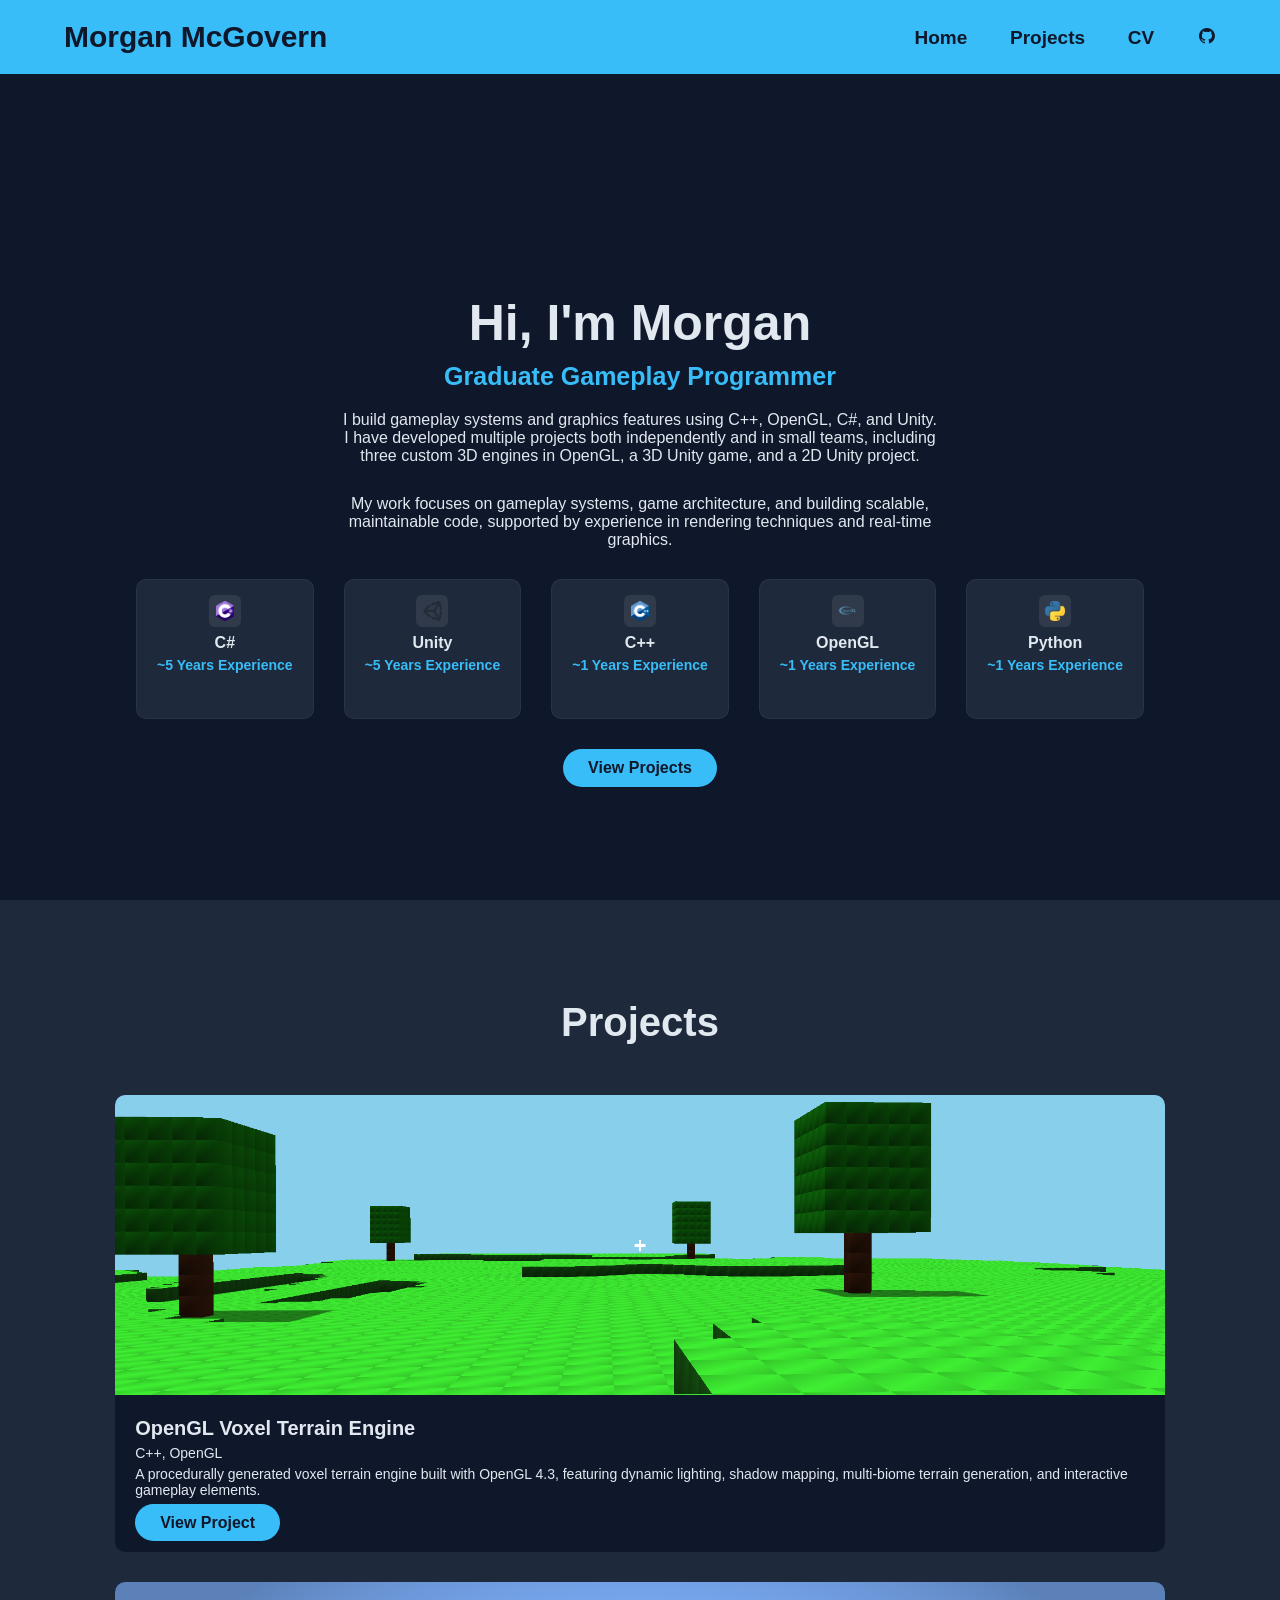
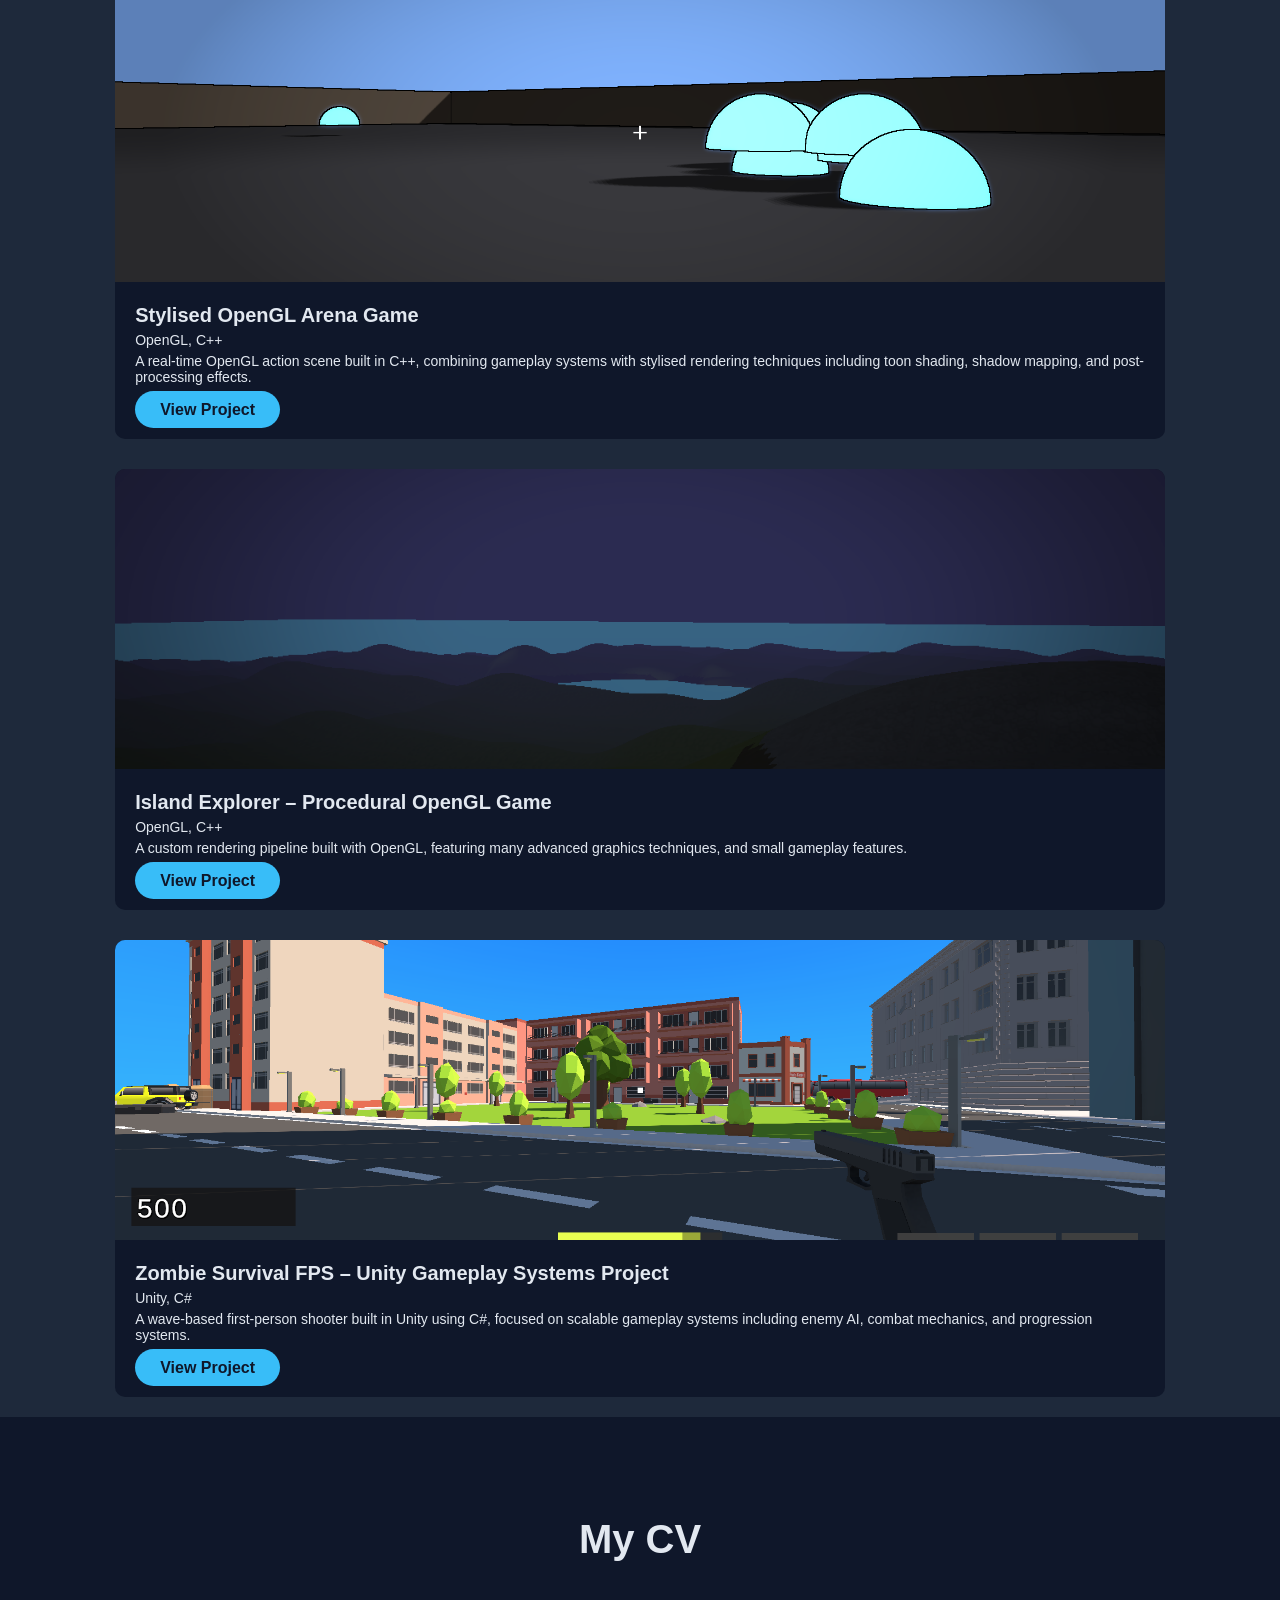
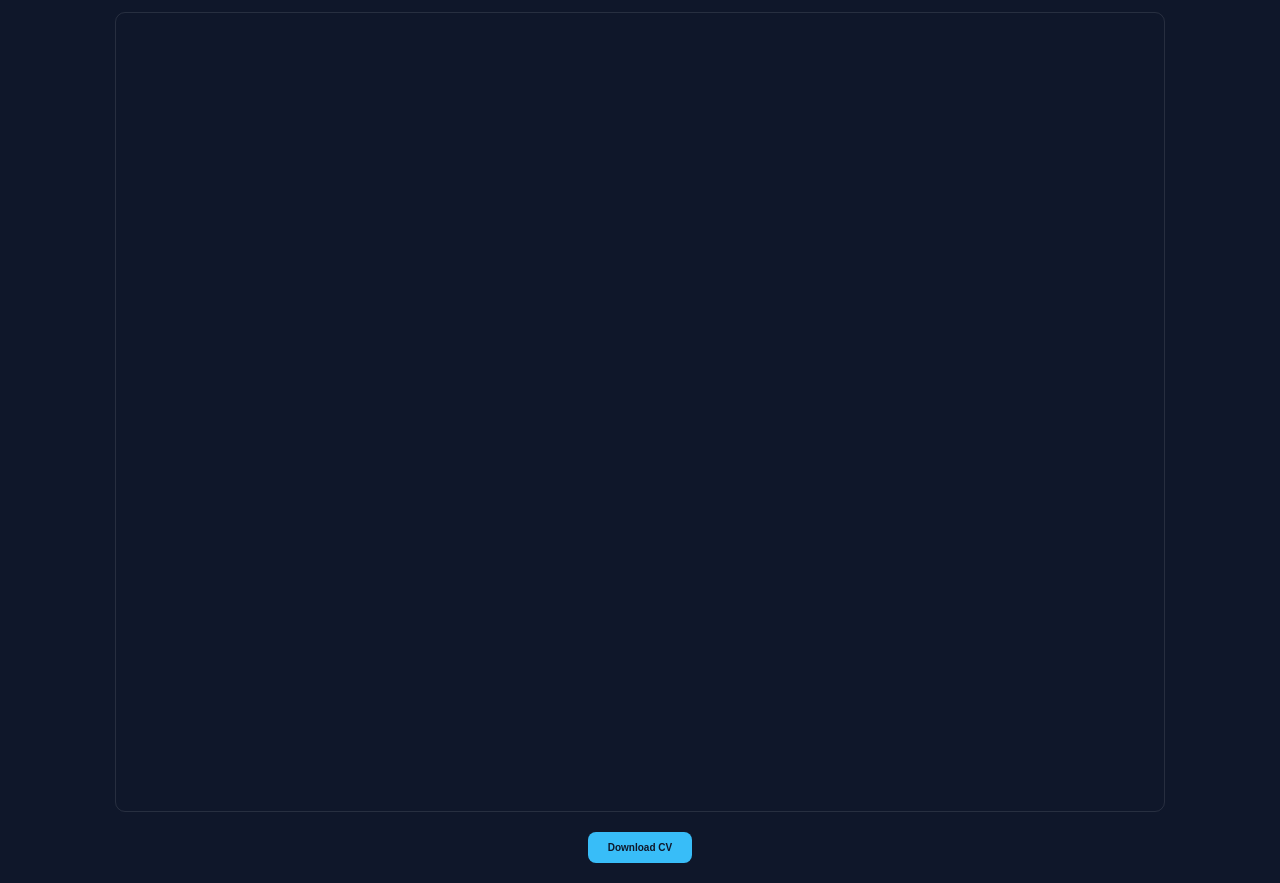
<file: index.html>
<!doctype html>
<html lang="en">
  <head>
    <meta charset="UTF-8" />
    <meta name="viewport" content="width=device-width, initial-scale=1.0" />
    <link
      href="https://unpkg.com/boxicons@2.1.4/css/boxicons.min.css"
      rel="stylesheet"
    />
    <link rel="stylesheet" href="style.css" />
    <title>Morgan McGovern - Portfolio</title>
  </head>
  <body>
    <header class="header">
      <a href="#home" class="logo">Morgan McGovern</a>

      <nav class="navbar">
        <a href="#home">Home</a>
        <a href="#projects">Projects</a>
        <a href="#cv">CV</a>

        <a href="https://github.com/morganmcg0404" target="_blank">
        <i class='bx bxl-github'></i>
        </a>

      </nav>
    </header>

    <section class="home" id="home">
      <div class="home-content">
        <h1>Hi, I'm Morgan</h1>
        <h3>Graduate Gameplay Programmer</h3>

        <p>
          I build gameplay systems and graphics features using C++, OpenGL, C#,
          and Unity. I have developed multiple projects both independently and
          in small teams, including three custom 3D engines in OpenGL, a 3D
          Unity game, and a 2D Unity project.
        </p>
        <p>
          My work focuses on gameplay systems, game architecture, and building
          scalable, maintainable code, supported by experience in rendering
          techniques and real-time graphics.
        </p>

        <div class="experience">
          <div class="exp-item">
            <img src="assets/csharp.png" alt="C# Logo">
            <h4>C#</h4>
            <p>~5 Years Experience</p>
          </div>
          <div class="exp-item">
            <img src="assets/unity.png" alt="Unity Logo">
            <h4>Unity</h4>
            <p>~5 Years Experience</p>
          </div>
          <div class="exp-item">
            <img src="assets/c++.png" alt="C++ Logo">
            <h4>C++</h4>
            <p>~1 Years Experience</p>
          </div>
          <div class="exp-item">
            <img src="assets/opengl.png" alt="OpenGL Logo">
            <h4>OpenGL</h4>
            <p>~1 Years Experience</p>
          </div>
          <div class="exp-item">
            <img src="assets/python.png" alt="Python Logo">
            <h4>Python</h4>
            <p>~1 Years Experience</p>
          </div>
        </div>

        <div class="btn-group">
          <a href="#projects" class="btn">View Projects</a>
        </div>
      </div>
    </section>

    <section class="projects" id="projects">
    <h2 class="heading">Projects</h2>

    <div class="projects-container">

        <div class="project-card">
            <img src="images/Voxel1.png" alt="Voxel Engine">
            <div class="project-info">
                <h3>OpenGL Voxel Terrain Engine</h3>
                <p>C++, OpenGL</p>
                <p>A procedurally generated voxel terrain engine built with OpenGL 4.3, featuring dynamic lighting, shadow mapping, multi-biome terrain generation, and interactive gameplay elements.</p>
                </br>
                <a href="voxel_engine.html" class="btn2">View Project</a>
            </div>
        </div>

        <div class="project-card">
            <img src="images/Wizard1.png" alt="Wizard Survival Game">
            <div class="project-info">
                <h3>Stylised OpenGL Arena Game</h3>
                <p>OpenGL, C++</p>
                <p>A real-time OpenGL action scene built in C++, combining gameplay systems with stylised rendering techniques including toon shading, shadow mapping, and post-processing effects.</p>
                </br>
                <a href="wizard_survival.html" class="btn2">View Project</a>
            </div>
        </div>

        <div class="project-card">
            <img src="images/Island2.png" alt="Island Explorer">
            <div class="project-info">
                <h3>Island Explorer – Procedural OpenGL Game</h3>
                <p>OpenGL, C++</p>
                <p>A custom rendering pipeline built with OpenGL, featuring many advanced graphics techniques, and small gameplay features.</p>
                </br>
                <a href="island_explorer.html" class="btn2">View Project</a>
            </div>
        </div>

        <div class="project-card">
            <img src="images/Zombie3.png" alt="Zombie Survival">
            <div class="project-info">
                <h3>Zombie Survival FPS – Unity Gameplay Systems Project</h3>
                <p>Unity, C#</p>
                <p>A wave-based first-person shooter built in Unity using C#, focused on scalable gameplay systems including enemy AI, combat mechanics, and progression systems.</p>
                </br>
                <a href="zombie_survival.html" class="btn2">View Project</a>
            </div>
        </div>

    </div>
</section>

<section id="cv" class="cv">

    <h2 class="heading">My CV</h2>

    <div class="cv-container">
        <iframe src="cv/Morgan McGovern CV.pdf"></iframe>
    </div>

    <div class="cv-download">
        <a href="cv/Morgan McGovern CV.pdf" download class="cv-btn">
            Download CV
        </a>
    </div>

</section>
  </body>
</html>
</file>
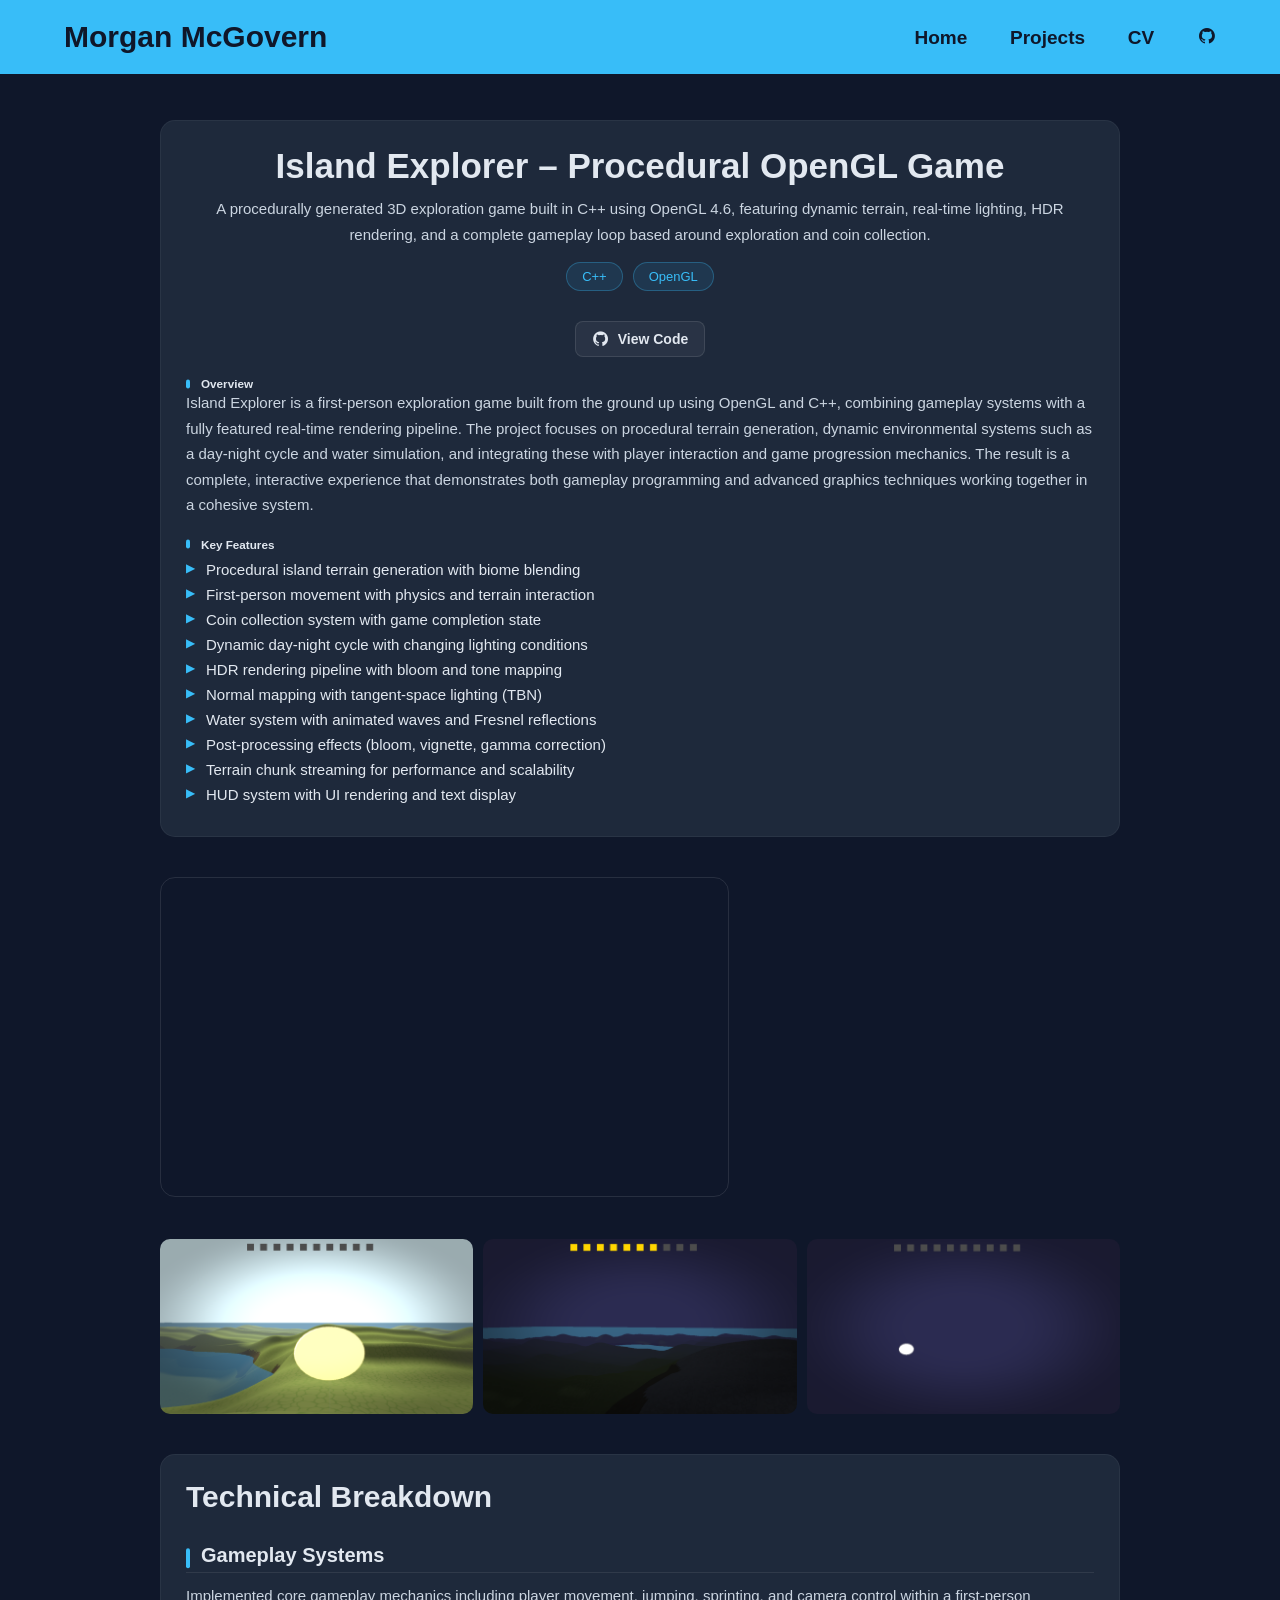
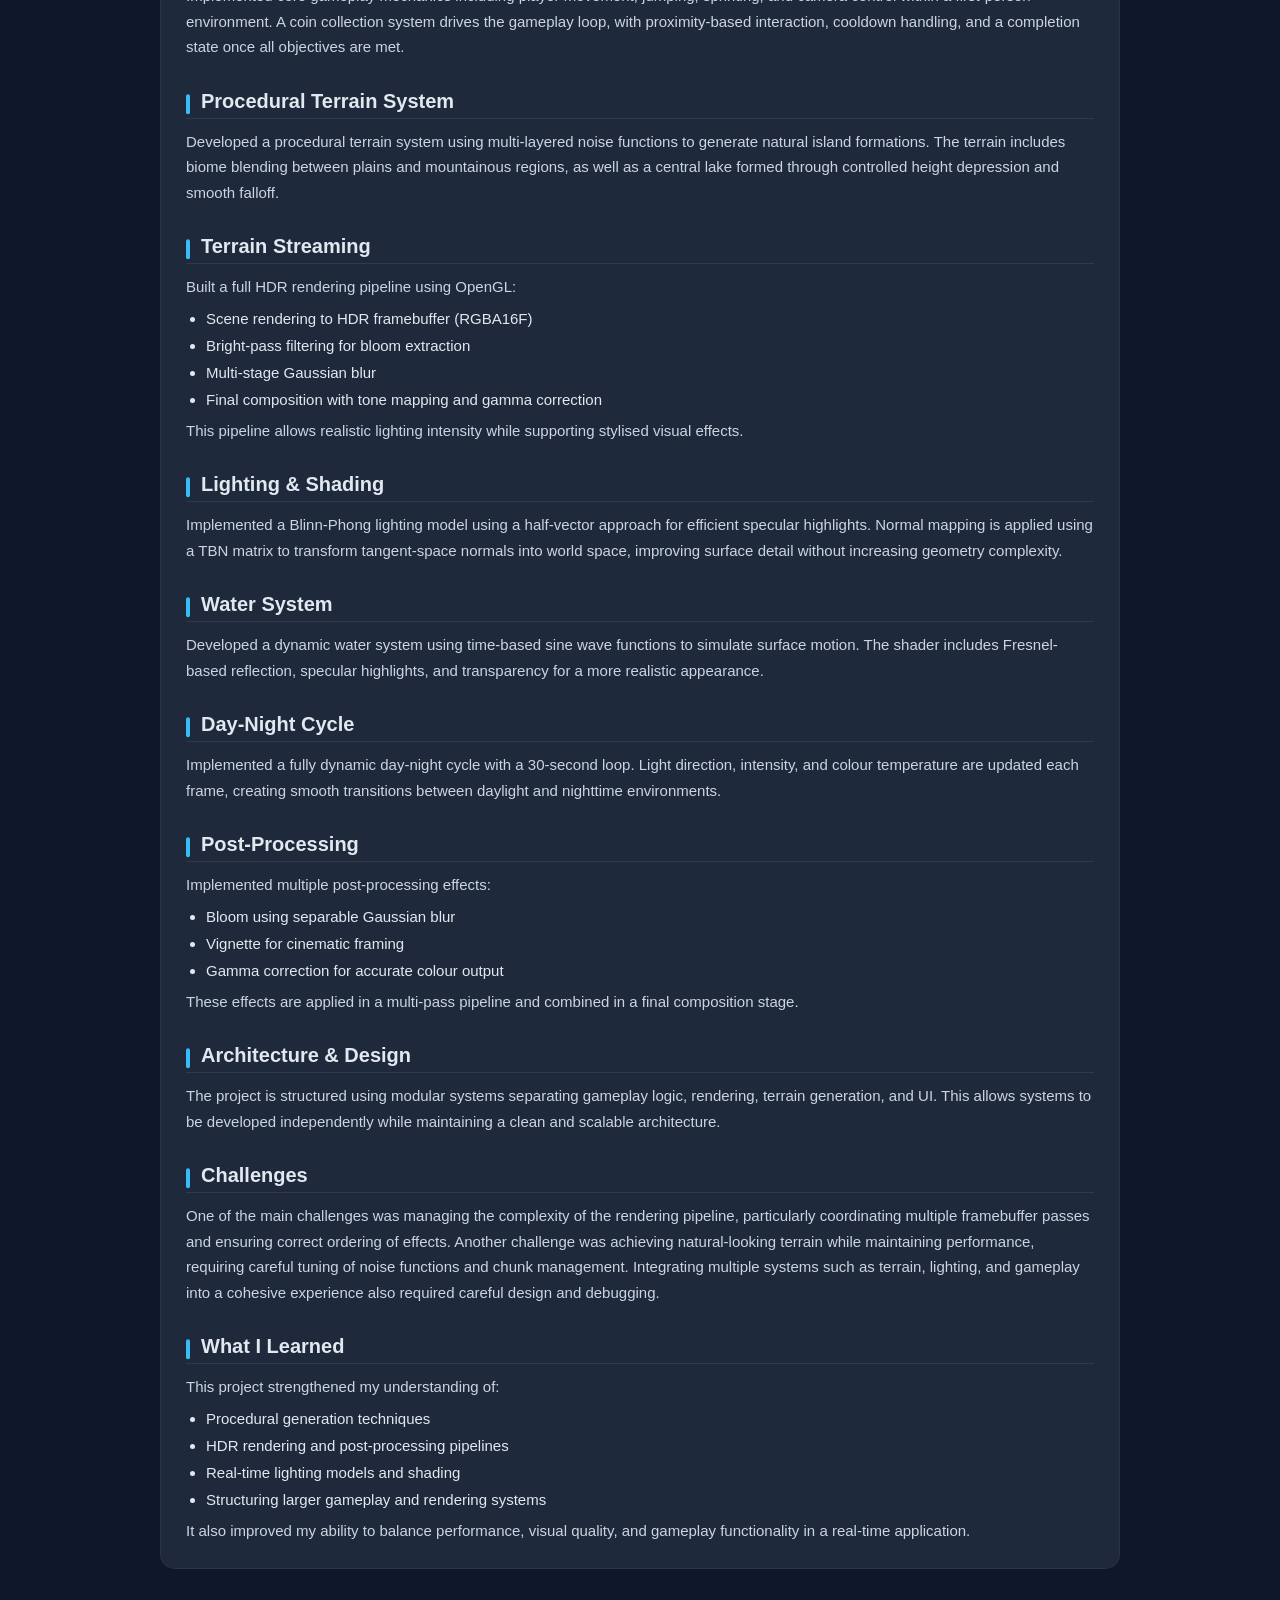
<file: island_explorer.html>
<!doctype html>
<html lang="en">
  <head>
    <meta charset="UTF-8" />
    <meta name="viewport" content="width=device-width, initial-scale=1.0" />
    <link
      href="https://unpkg.com/boxicons@2.1.4/css/boxicons.min.css"
      rel="stylesheet"
    />
    <title>Island Explorer - Morgan McGovern</title>
    <link rel="stylesheet" href="style.css" />
  </head>

  <body>
    <header class="header">
      <a href="index.html" class="logo">Morgan McGovern</a>

      <nav class="navbar">
        <a href="index.html#home">Home</a>
        <a href="index.html#projects">Projects</a>
        <a href="index.html#CV">CV</a>

        <a href="https://github.com/morganmcg0404" target="_blank">
          <i class="bx bxl-github"></i>
        </a>
      </nav>
    </header>

    <section class="project-page">
      <div class="project-top">
        <!-- LEFT SIDE -->
        <div class="project-text">
          <h1 class="project-title">
            Island Explorer – Procedural OpenGL Game
          </h1>

          <p class="project-description">
            A procedurally generated 3D exploration game built in C++ using
            OpenGL 4.6, featuring dynamic terrain, real-time lighting, HDR
            rendering, and a complete gameplay loop based around exploration and
            coin collection.
          </p>

          <div class="project-tech">
            <span>C++</span>
            <span>OpenGL</span>
          </div>

          <div class="project-links">
          <a href="https://github.com/morganmcg0404/COMP3015-CW1" target="_blank" class="github-btn">
          <i class='bx bxl-github'></i> View Code
          </a>
          </div>

          <h3>Overview</h3>
          <p>
            Island Explorer is a first-person exploration game built from the
            ground up using OpenGL and C++, combining gameplay systems with a
            fully featured real-time rendering pipeline. The project focuses on
            procedural terrain generation, dynamic environmental systems such as
            a day-night cycle and water simulation, and integrating these with
            player interaction and game progression mechanics. The result is a
            complete, interactive experience that demonstrates both gameplay
            programming and advanced graphics techniques working together in a
            cohesive system.
          </p>

          <h3>Key Features</h3>
          <ul>
            <li>Procedural island terrain generation with biome blending</li>
            <li>First-person movement with physics and terrain interaction</li>
            <li>Coin collection system with game completion state</li>
            <li>Dynamic day-night cycle with changing lighting conditions</li>
            <li>HDR rendering pipeline with bloom and tone mapping</li>
            <li>Normal mapping with tangent-space lighting (TBN)</li>
            <li>Water system with animated waves and Fresnel reflections</li>
            <li>Post-processing effects (bloom, vignette, gamma correction)</li>
            <li>Terrain chunk streaming for performance and scalability</li>
            <li>HUD system with UI rendering and text display</li>
          </ul>
        </div>

        <!-- RIGHT SIDE -->
        <div class="project-video">
          <iframe
            src="https://www.youtube.com/embed/lYzSHBzQ9uM"
            title="Project Video"
            frameborder="0"
            allowfullscreen
          >
          </iframe>
        </div>
      </div>

      <!-- Screenshots -->
      <div class="project-screenshots">
        <img src="images/Island1.png" alt="" />
        <img src="images/Island2.png" alt="" />
        <img src="images/Island3.png" alt="" />
      </div>

      <!-- In-depth Section -->
      <div class="project-details">
        <h2>Technical Breakdown</h2>

        <h3>Gameplay Systems</h3>
        <p>
          Implemented core gameplay mechanics including player movement,
          jumping, sprinting, and camera control within a first-person
          environment. A coin collection system drives the gameplay loop, with
          proximity-based interaction, cooldown handling, and a completion state
          once all objectives are met.
        </p>

        <h3>Procedural Terrain System</h3>
        <p>
          Developed a procedural terrain system using multi-layered noise
          functions to generate natural island formations. The terrain includes
          biome blending between plains and mountainous regions, as well as a
          central lake formed through controlled height depression and smooth
          falloff.
        </p>

        <h3>Terrain Streaming</h3>
        <p>Built a full HDR rendering pipeline using OpenGL:</p>
        <ul>
        <li>Scene rendering to HDR framebuffer (RGBA16F)</li>
        <li>Bright-pass filtering for bloom extraction</li>
        <li>Multi-stage Gaussian blur</li>
        <li>Final composition with tone mapping and gamma correction</li>
        </ul>
        <p>
          This pipeline allows realistic lighting intensity while supporting
          stylised visual effects.
        </p>

        <h3>Lighting & Shading</h3>
        <p>
          Implemented a Blinn-Phong lighting model using a half-vector approach
          for efficient specular highlights. Normal mapping is applied using a
          TBN matrix to transform tangent-space normals into world space,
          improving surface detail without increasing geometry complexity.
        </p>

        <h3>Water System</h3>
        <p>
          Developed a dynamic water system using time-based sine wave functions
          to simulate surface motion. The shader includes Fresnel-based
          reflection, specular highlights, and transparency for a more realistic
          appearance.
        </p>

        <h3>Day-Night Cycle</h3>
        <p>
          Implemented a fully dynamic day-night cycle with a 30-second loop.
          Light direction, intensity, and colour temperature are updated each
          frame, creating smooth transitions between daylight and nighttime
          environments.
        </p>

        <h3>Post-Processing</h3>
        <p>Implemented multiple post-processing effects:</p>
        <ul>
        <li>Bloom using separable Gaussian blur</li>
        <li>Vignette for cinematic framing</li>
        <li>Gamma correction for accurate colour output</li>
        </ul>
        <p>
          These effects are applied in a multi-pass pipeline and combined in a
          final composition stage.
        </p>

        <h3>Architecture & Design</h3>
        <p>
          The project is structured using modular systems separating gameplay
          logic, rendering, terrain generation, and UI. This allows systems to
          be developed independently while maintaining a clean and scalable
          architecture.
        </p>

        <h3>Challenges</h3>
        <p>
          One of the main challenges was managing the complexity of the
          rendering pipeline, particularly coordinating multiple framebuffer
          passes and ensuring correct ordering of effects. Another challenge was
          achieving natural-looking terrain while maintaining performance,
          requiring careful tuning of noise functions and chunk management.
          Integrating multiple systems such as terrain, lighting, and gameplay
          into a cohesive experience also required careful design and debugging.
        </p>

        <h3>What I Learned</h3>
        <p>This project strengthened my understanding of:</p>
        <ul>
        <li>Procedural generation techniques</li>
        <li>HDR rendering and post-processing pipelines</li>
        <li>Real-time lighting models and shading</li>
        <li>Structuring larger gameplay and rendering systems</li>
        </ul>
        <p>
          It also improved my ability to balance performance, visual quality,
          and gameplay functionality in a real-time application.
        </p>
      </div>
    </section>
  </body>
</html>
</file>
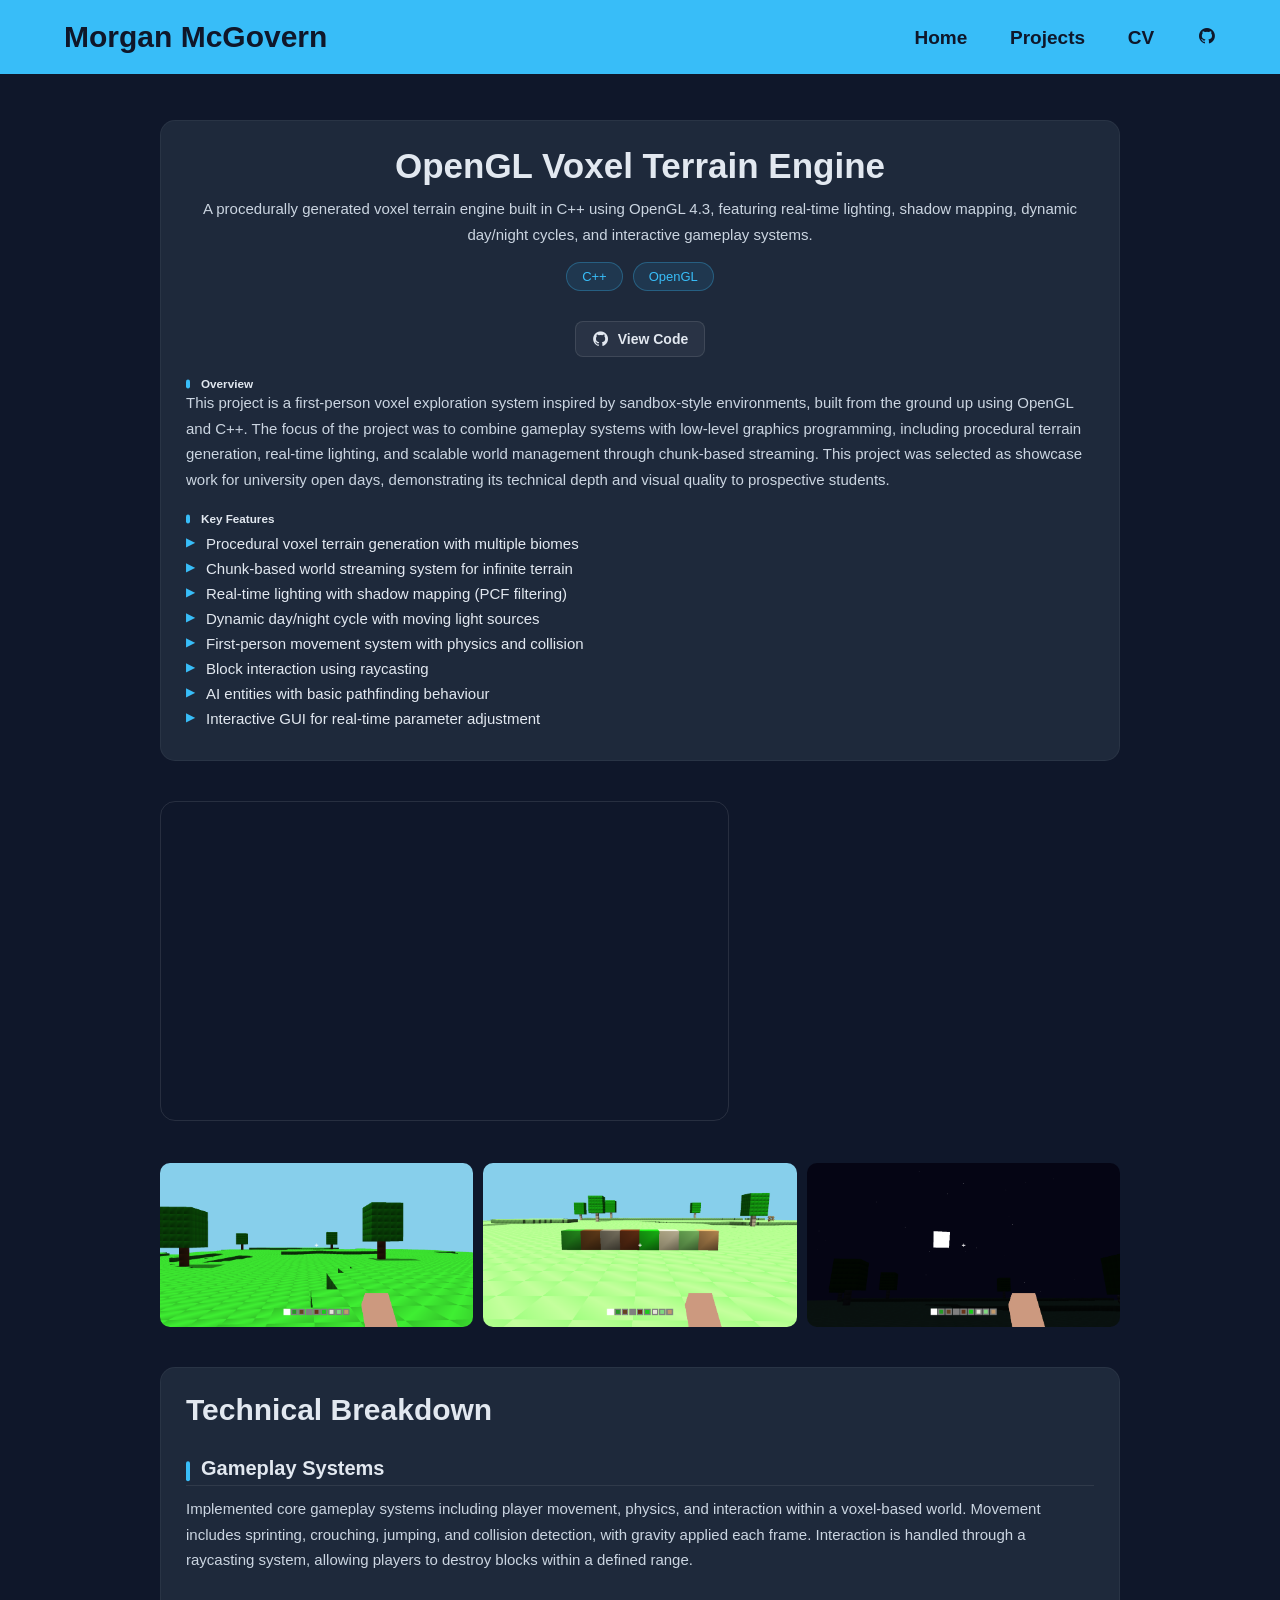
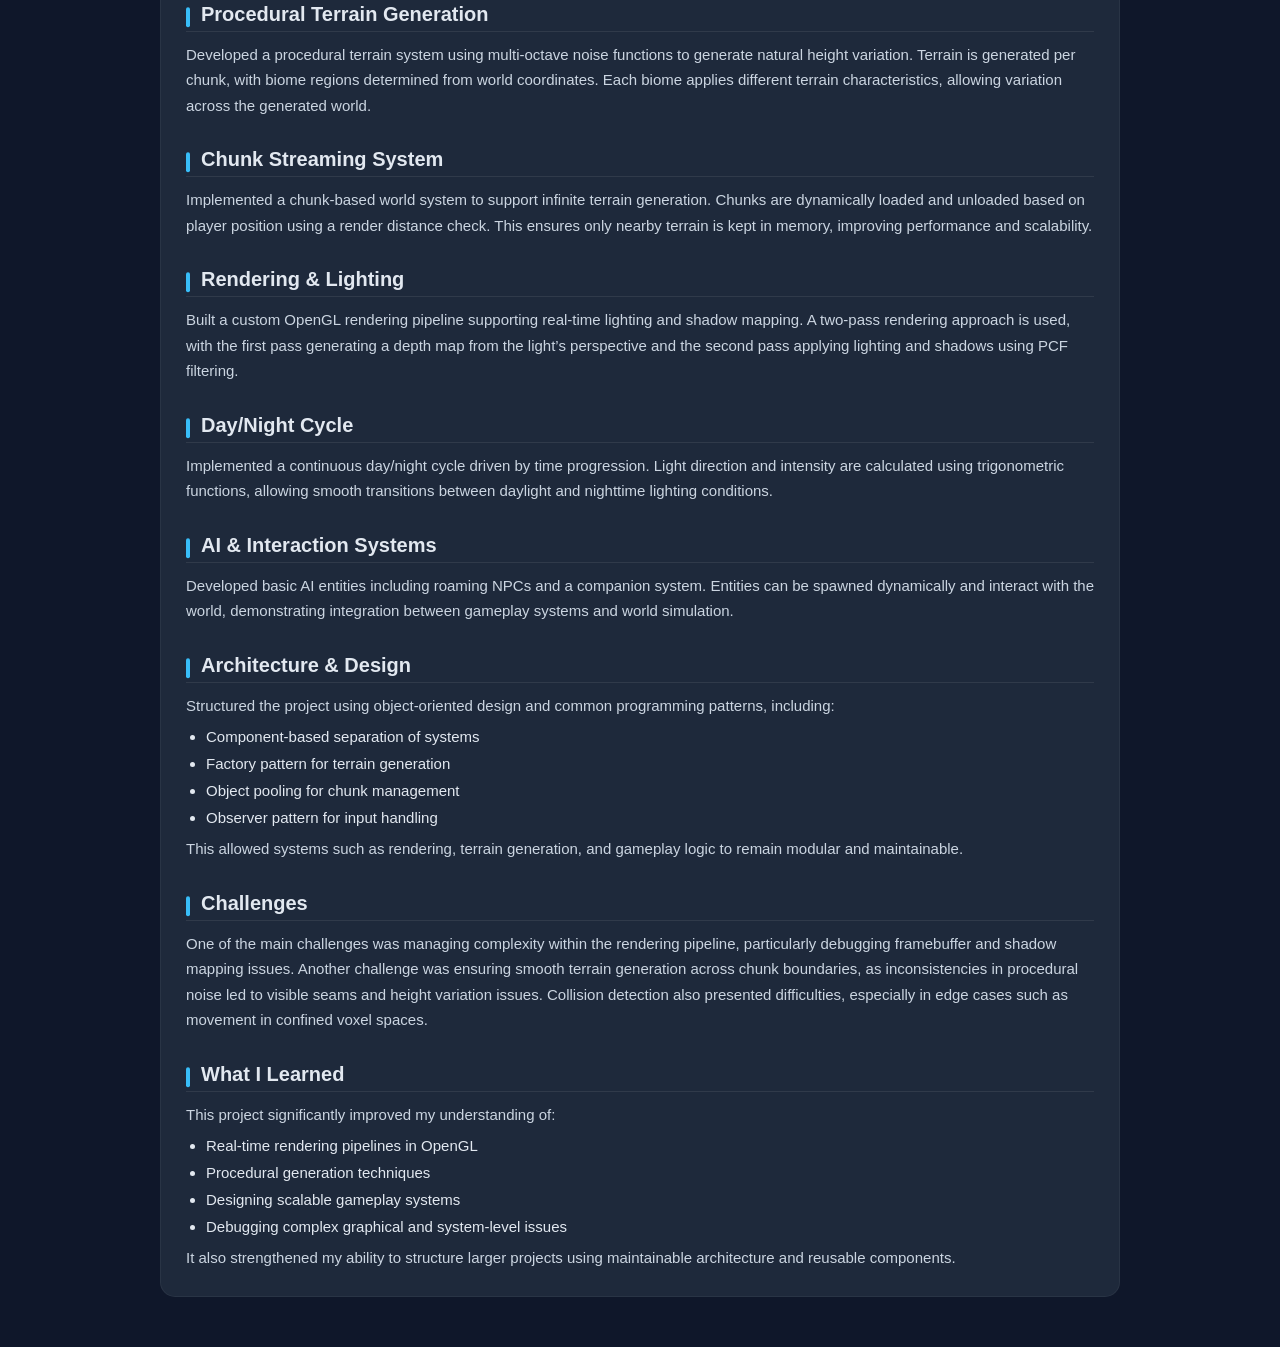
<file: voxel_engine.html>
<!doctype html>
<html lang="en">
  <head>
    <meta charset="UTF-8" />
    <meta name="viewport" content="width=device-width, initial-scale=1.0" />
    <link
      href="https://unpkg.com/boxicons@2.1.4/css/boxicons.min.css"
      rel="stylesheet"
    />
    <title>Voxel Engine - Morgan McGovern</title>
    <link rel="stylesheet" href="style.css" />
  </head>

  <body>
    <header class="header">
      <a href="index.html" class="logo">Morgan McGovern</a>

      <nav class="navbar">
        <a href="index.html#home">Home</a>
        <a href="index.html#projects">Projects</a>
        <a href="index.html#CV">CV</a>

        <a href="https://github.com/morganmcg0404" target="_blank">
          <i class="bx bxl-github"></i>
        </a>
      </nav>
    </header>

    <section class="project-page">
      <div class="project-top">
        <div class="project-text">
          <h1 class="project-title">OpenGL Voxel Terrain Engine</h1>

          <p class="project-description">
            A procedurally generated voxel terrain engine built in C++ using
            OpenGL 4.3, featuring real-time lighting, shadow mapping, dynamic
            day/night cycles, and interactive gameplay systems.
          </p>

          <div class="project-tech">
            <span>C++</span>
            <span>OpenGL</span>
          </div>

          <div class="project-links">
          <a href="https://github.com/morganmcg0404/COMP3016-CW2" target="_blank" class="github-btn">
          <i class='bx bxl-github'></i> View Code
          </a>
          </div>

          <h3>Overview</h3>
          <p>
            This project is a first-person voxel exploration system inspired by
            sandbox-style environments, built from the ground up using OpenGL
            and C++. The focus of the project was to combine gameplay systems
            with low-level graphics programming, including procedural terrain
            generation, real-time lighting, and scalable world management
            through chunk-based streaming. This project was selected as showcase
            work for university open days, demonstrating its technical depth and
            visual quality to prospective students.
          </p>

          <h3>Key Features</h3>
          <ul>
            <li>Procedural voxel terrain generation with multiple biomes</li>
            <li>Chunk-based world streaming system for infinite terrain</li>
            <li>Real-time lighting with shadow mapping (PCF filtering)</li>
            <li>Dynamic day/night cycle with moving light sources</li>
            <li>First-person movement system with physics and collision</li>
            <li>Block interaction using raycasting</li>
            <li>AI entities with basic pathfinding behaviour</li>
            <li>Interactive GUI for real-time parameter adjustment</li>
          </ul>
        </div>

        <div class="project-video">
          <iframe
            src="https://www.youtube.com/embed/nIJZHdRFdtY"
            title="Project Video"
            frameborder="0"
            allowfullscreen
          >
          </iframe>
        </div>
      </div>

      <!-- Screenshots -->
      <div class="project-screenshots">
        <img src="images/Voxel1.png" alt="" />
        <img src="images/Voxel2.png" alt="" />
        <img src="images/Voxel3.png" alt="" />
      </div>

      <!-- In-depth Section -->
      <div class="project-details">
        <h2>Technical Breakdown</h2>

        <h3>Gameplay Systems</h3>
        <p>
          Implemented core gameplay systems including player movement, physics,
          and interaction within a voxel-based world. Movement includes
          sprinting, crouching, jumping, and collision detection, with gravity
          applied each frame. Interaction is handled through a raycasting
          system, allowing players to destroy blocks within a defined range.
        </p>

        <h3>Procedural Terrain Generation</h3>
        <p>
          Developed a procedural terrain system using multi-octave noise
          functions to generate natural height variation. Terrain is generated
          per chunk, with biome regions determined from world coordinates. Each
          biome applies different terrain characteristics, allowing variation
          across the generated world.
        </p>

        <h3>Chunk Streaming System</h3>
        <p>
          Implemented a chunk-based world system to support infinite terrain
          generation. Chunks are dynamically loaded and unloaded based on player
          position using a render distance check. This ensures only nearby
          terrain is kept in memory, improving performance and scalability.
        </p>

        <h3>Rendering & Lighting</h3>
        <p>
          Built a custom OpenGL rendering pipeline supporting real-time lighting
          and shadow mapping. A two-pass rendering approach is used, with the
          first pass generating a depth map from the light’s perspective and the
          second pass applying lighting and shadows using PCF filtering.
        </p>

        <h3>Day/Night Cycle</h3>
        <p>
          Implemented a continuous day/night cycle driven by time progression.
          Light direction and intensity are calculated using trigonometric
          functions, allowing smooth transitions between daylight and nighttime
          lighting conditions.
        </p>

        <h3>AI & Interaction Systems</h3>
        <p>
          Developed basic AI entities including roaming NPCs and a companion
          system. Entities can be spawned dynamically and interact with the
          world, demonstrating integration between gameplay systems and world
          simulation.
        </p>

        <h3>Architecture & Design</h3>
        <p>
          Structured the project using object-oriented design and common
          programming patterns, including:
        </p>
        <ul>
        <li>Component-based separation of systems</li>
        <li>Factory pattern for terrain generation</li>
        <li>Object pooling for chunk management</li>
        <li>Observer pattern for input handling</li>
        </ul>
        <p>
          This allowed systems such as rendering, terrain generation, and
          gameplay logic to remain modular and maintainable.
        </p>

        <h3>Challenges</h3>
        <p>
          One of the main challenges was managing complexity within the
          rendering pipeline, particularly debugging framebuffer and shadow
          mapping issues. Another challenge was ensuring smooth terrain
          generation across chunk boundaries, as inconsistencies in procedural
          noise led to visible seams and height variation issues. Collision
          detection also presented difficulties, especially in edge cases such
          as movement in confined voxel spaces.
        </p>

        <h3>What I Learned</h3>
        <p>This project significantly improved my understanding of:</p>
        <ul>
        <li>Real-time rendering pipelines in OpenGL</li>
        <li>Procedural generation techniques</li>
        <li>Designing scalable gameplay systems</li>
        <li>Debugging complex graphical and system-level issues</li>
        </ul>
        <p>
          It also strengthened my ability to structure larger projects using
          maintainable architecture and reusable components.
        </p>
      </div>
    </section>
  </body>
</html>
</file>
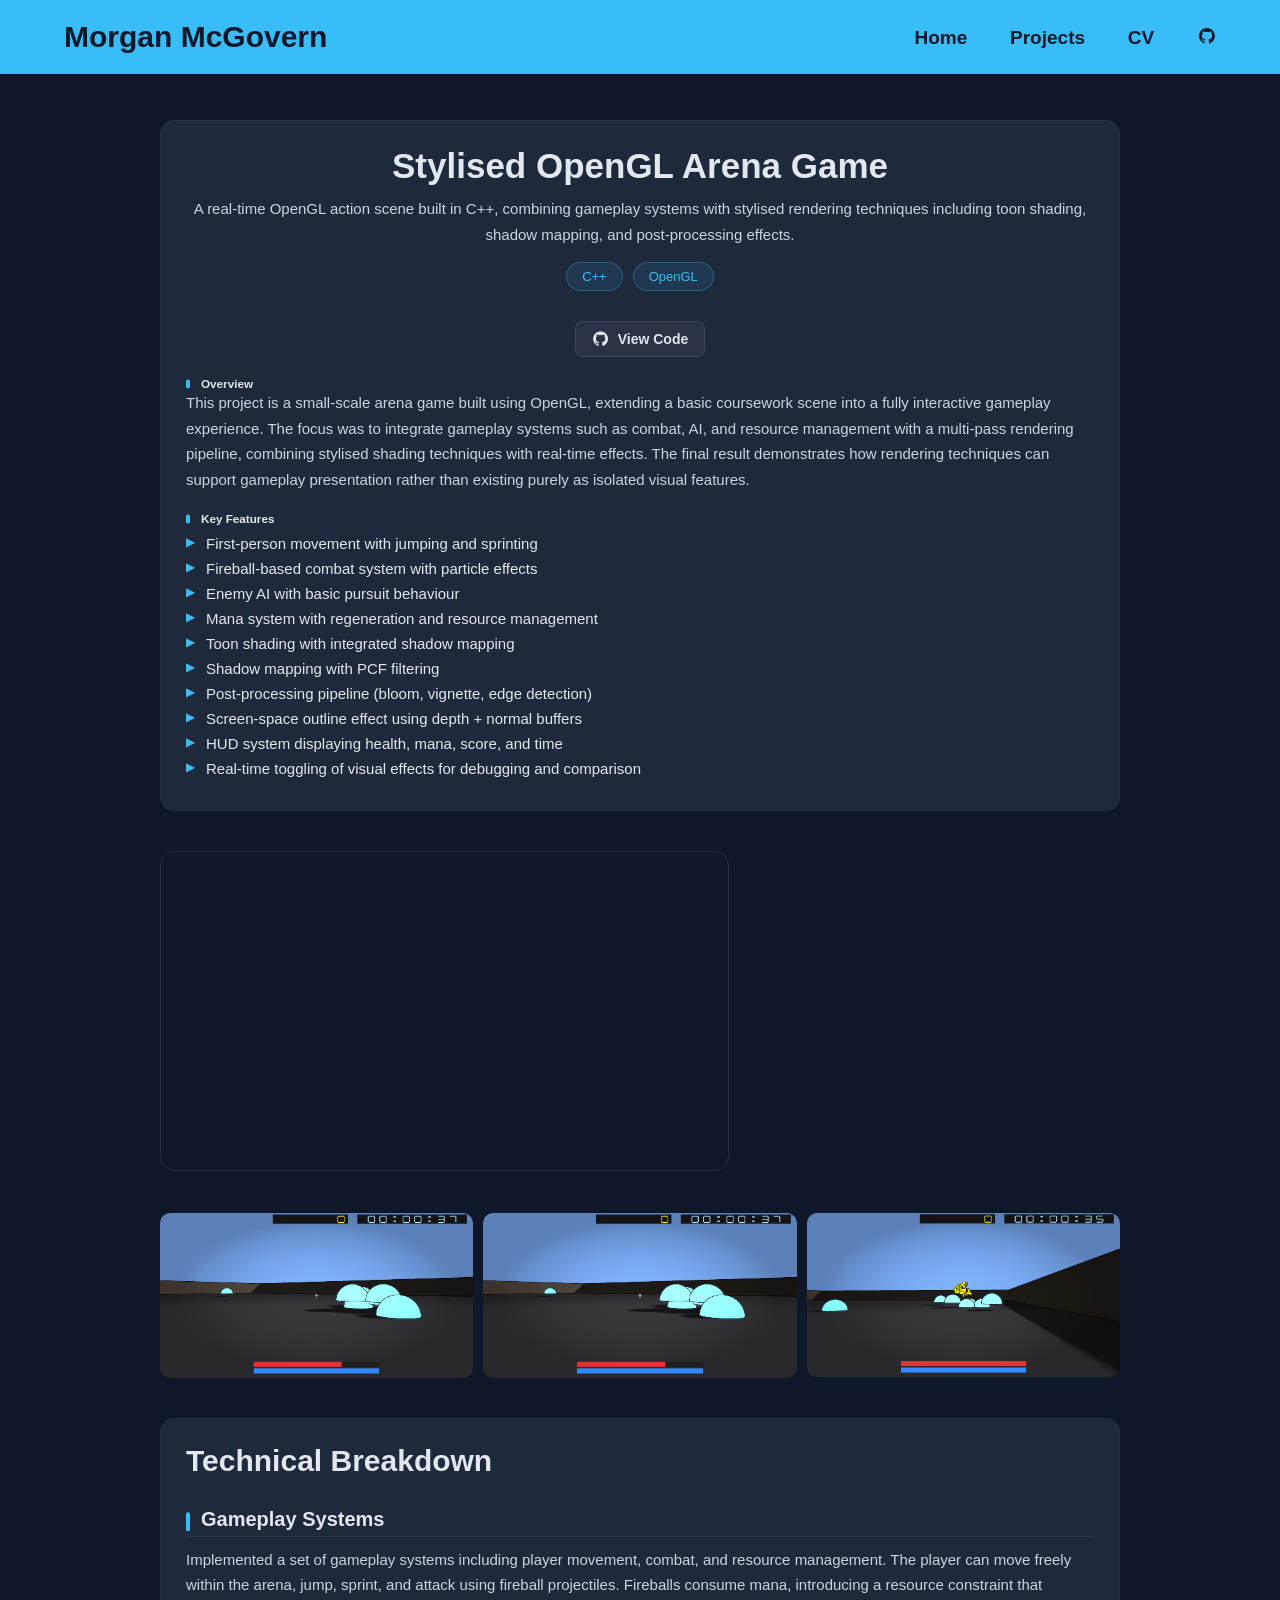
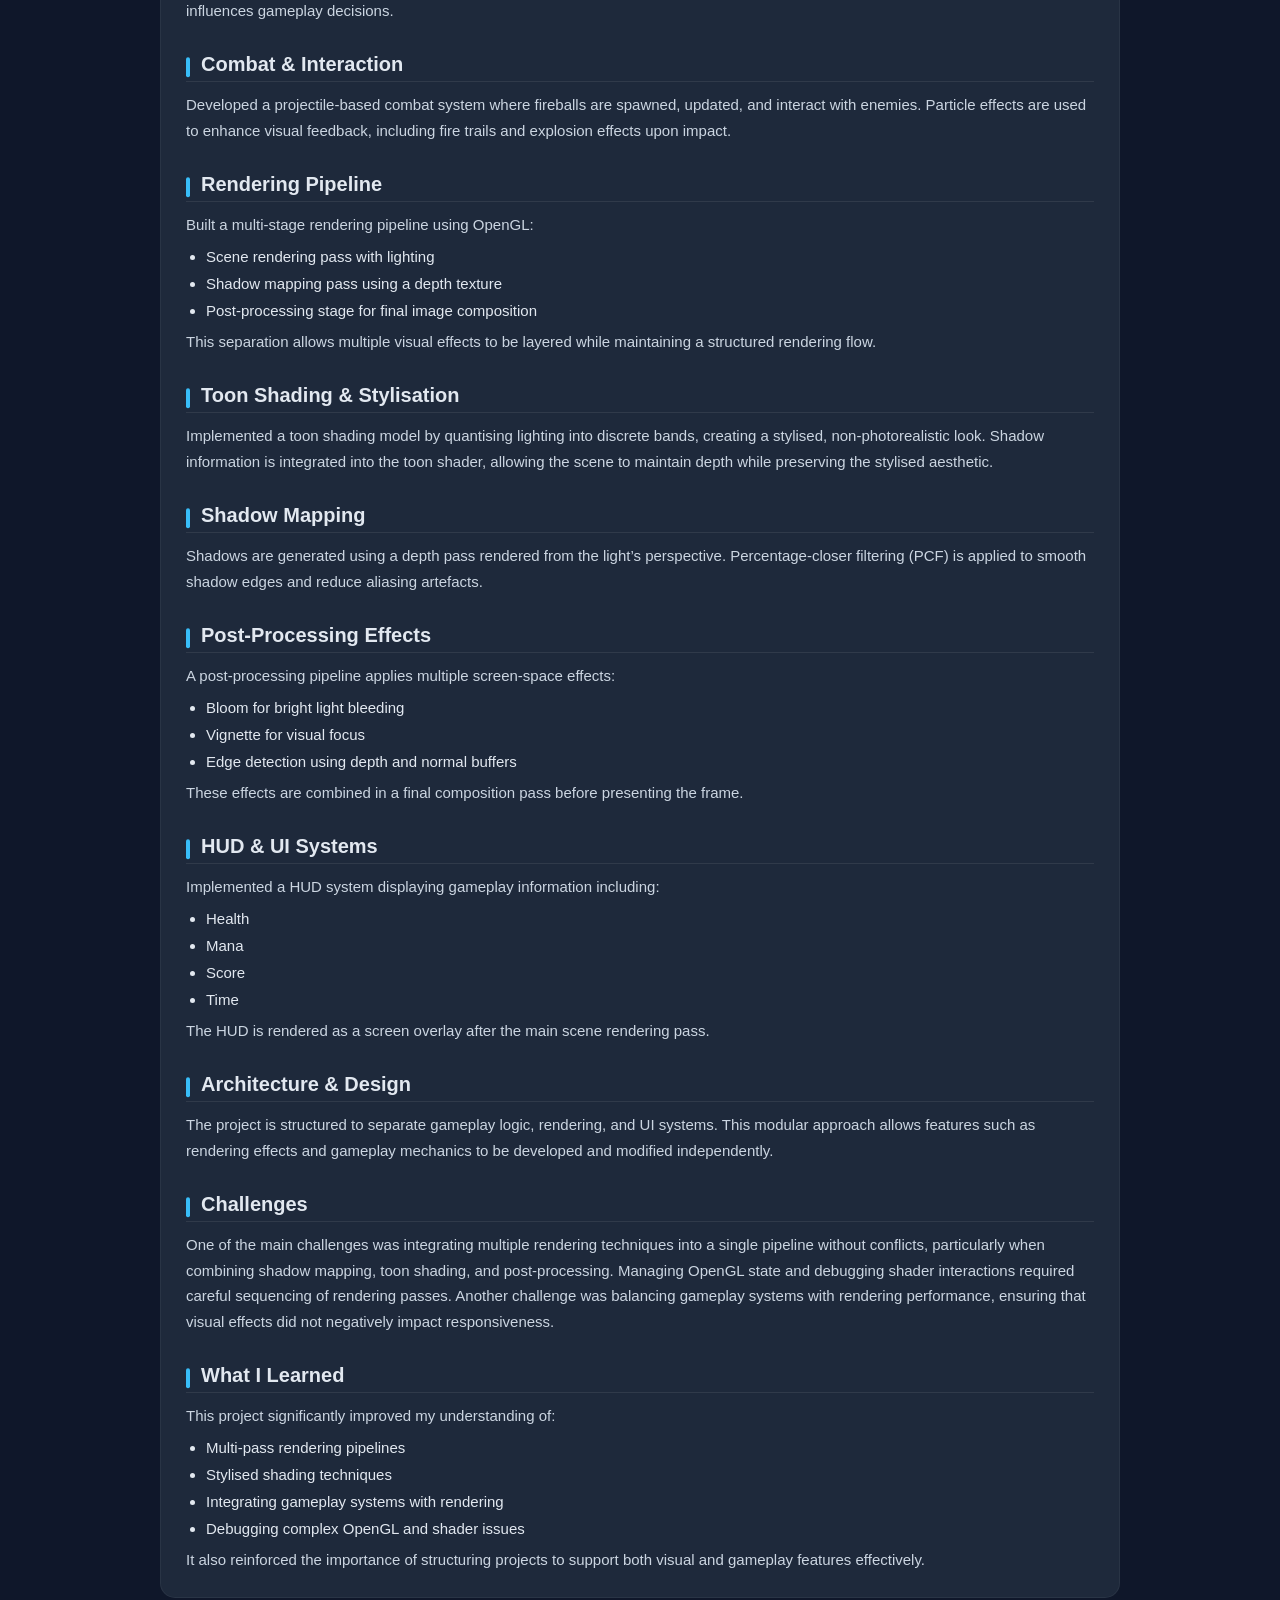
<file: wizard_survival.html>
<!doctype html>
<html lang="en">
  <head>
    <meta charset="UTF-8" />
    <meta name="viewport" content="width=device-width, initial-scale=1.0" />
    <link
      href="https://unpkg.com/boxicons@2.1.4/css/boxicons.min.css"
      rel="stylesheet"
    />
    <title>Arena Game - Morgan McGovern</title>
    <link rel="stylesheet" href="style.css" />
  </head>

  <body>
    <header class="header">
      <a href="index.html" class="logo">Morgan McGovern</a>

      <nav class="navbar">
        <a href="index.html#home">Home</a>
        <a href="index.html#projects">Projects</a>
        <a href="index.html#CV">CV</a>

        <a href="https://github.com/morganmcg0404" target="_blank">
          <i class="bx bxl-github"></i>
        </a>
      </nav>
    </header>

    <section class="project-page">
      <div class="project-top">
        <!-- LEFT SIDE -->
        <div class="project-text">
          <h1 class="project-title">Stylised OpenGL Arena Game</h1>

          <p class="project-description">
            A real-time OpenGL action scene built in C++, combining gameplay
            systems with stylised rendering techniques including toon shading,
            shadow mapping, and post-processing effects.
          </p>

          <div class="project-tech">
            <span>C++</span>
            <span>OpenGL</span>
          </div>

          <div class="project-links">
          <a href="https://github.com/morganmcg0404/COMP3015-CW2" target="_blank" class="github-btn">
          <i class='bx bxl-github'></i> View Code
          </a>
          </div>

          <h3>Overview</h3>
          <p>
            This project is a small-scale arena game built using OpenGL,
            extending a basic coursework scene into a fully interactive gameplay
            experience. The focus was to integrate gameplay systems such as
            combat, AI, and resource management with a multi-pass rendering
            pipeline, combining stylised shading techniques with real-time
            effects. The final result demonstrates how rendering techniques can
            support gameplay presentation rather than existing purely as
            isolated visual features.
          </p>

          <h3>Key Features</h3>
          <ul>
            <li>First-person movement with jumping and sprinting</li>
            <li>Fireball-based combat system with particle effects</li>
            <li>Enemy AI with basic pursuit behaviour</li>
            <li>Mana system with regeneration and resource management</li>
            <li>Toon shading with integrated shadow mapping</li>
            <li>Shadow mapping with PCF filtering</li>
            <li>Post-processing pipeline (bloom, vignette, edge detection)</li>
            <li>Screen-space outline effect using depth + normal buffers</li>
            <li>HUD system displaying health, mana, score, and time</li>
            <li>
              Real-time toggling of visual effects for debugging and comparison
            </li>
          </ul>
        </div>

        <!-- RIGHT SIDE -->
        <div class="project-video">
          <iframe
            src="https://www.youtube.com/embed/1AH57rBmCLQ"
            title="Project Video"
            frameborder="0"
            allowfullscreen
          >
          </iframe>
        </div>
      </div>

      <!-- Screenshots -->
      <div class="project-screenshots">
        <img src="images/Wizard1.png" alt="" />
        <img src="images/Wizard2.png" alt="" />
        <img src="images/Wizard3.png" alt="" />
      </div>

      <!-- In-depth Section -->
      <div class="project-details">
        <h2>Technical Breakdown</h2>

        <h3>Gameplay Systems</h3>
        <p>
          Implemented a set of gameplay systems including player movement,
          combat, and resource management. The player can move freely within the
          arena, jump, sprint, and attack using fireball projectiles. Fireballs
          consume mana, introducing a resource constraint that influences
          gameplay decisions.
        </p>

        <h3>Combat & Interaction</h3>
        <p>
          Developed a projectile-based combat system where fireballs are
          spawned, updated, and interact with enemies. Particle effects are used
          to enhance visual feedback, including fire trails and explosion
          effects upon impact.
        </p>

        <h3>Rendering Pipeline</h3>
        <p>Built a multi-stage rendering pipeline using OpenGL:</p>
        <ul>
          <li>Scene rendering pass with lighting</li>
          <li>Shadow mapping pass using a depth texture</li>
          <li>Post-processing stage for final image composition</li>
        </ul>
        <p>
          This separation allows multiple visual effects to be layered while
          maintaining a structured rendering flow.
        </p>

        <h3>Toon Shading & Stylisation</h3>
        <p>
          Implemented a toon shading model by quantising lighting into discrete
          bands, creating a stylised, non-photorealistic look. Shadow
          information is integrated into the toon shader, allowing the scene to
          maintain depth while preserving the stylised aesthetic.
        </p>

        <h3>Shadow Mapping</h3>
        <p>
          Shadows are generated using a depth pass rendered from the light’s
          perspective. Percentage-closer filtering (PCF) is applied to smooth
          shadow edges and reduce aliasing artefacts.
        </p>

        <h3>Post-Processing Effects</h3>
        <p>A post-processing pipeline applies multiple screen-space effects:</p>
        <ul>
          <li>Bloom for bright light bleeding</li>
          <li>Vignette for visual focus</li>
          <li>Edge detection using depth and normal buffers</li>
        </ul>
        <p>
          These effects are combined in a final composition pass before
          presenting the frame.
        </p>

        <h3>HUD & UI Systems</h3>
        <p>
          Implemented a HUD system displaying gameplay information including:
        </p>
        <ul>
          <li>Health</li>
          <li>Mana</li>
          <li>Score</li>
          <li>Time</li>
        </ul>
        <p>
          The HUD is rendered as a screen overlay after the main scene rendering
          pass.
        </p>

        <h3>Architecture & Design</h3>
        <p>
          The project is structured to separate gameplay logic, rendering, and
          UI systems. This modular approach allows features such as rendering
          effects and gameplay mechanics to be developed and modified
          independently.
        </p>

        <h3>Challenges</h3>
        <p>
          One of the main challenges was integrating multiple rendering
          techniques into a single pipeline without conflicts, particularly when
          combining shadow mapping, toon shading, and post-processing. Managing
          OpenGL state and debugging shader interactions required careful
          sequencing of rendering passes. Another challenge was balancing
          gameplay systems with rendering performance, ensuring that visual
          effects did not negatively impact responsiveness.
        </p>

        <h3>What I Learned</h3>
        <p>This project significantly improved my understanding of:</p>
        <ul>
          <li>Multi-pass rendering pipelines</li>
          <li>Stylised shading techniques</li>
          <li>Integrating gameplay systems with rendering</li>
          <li>Debugging complex OpenGL and shader issues</li>
        </ul>
        <p>
          It also reinforced the importance of structuring projects to support
          both visual and gameplay features effectively.
        </p>
      </div>
    </section>
  </body>
</html>
</file>
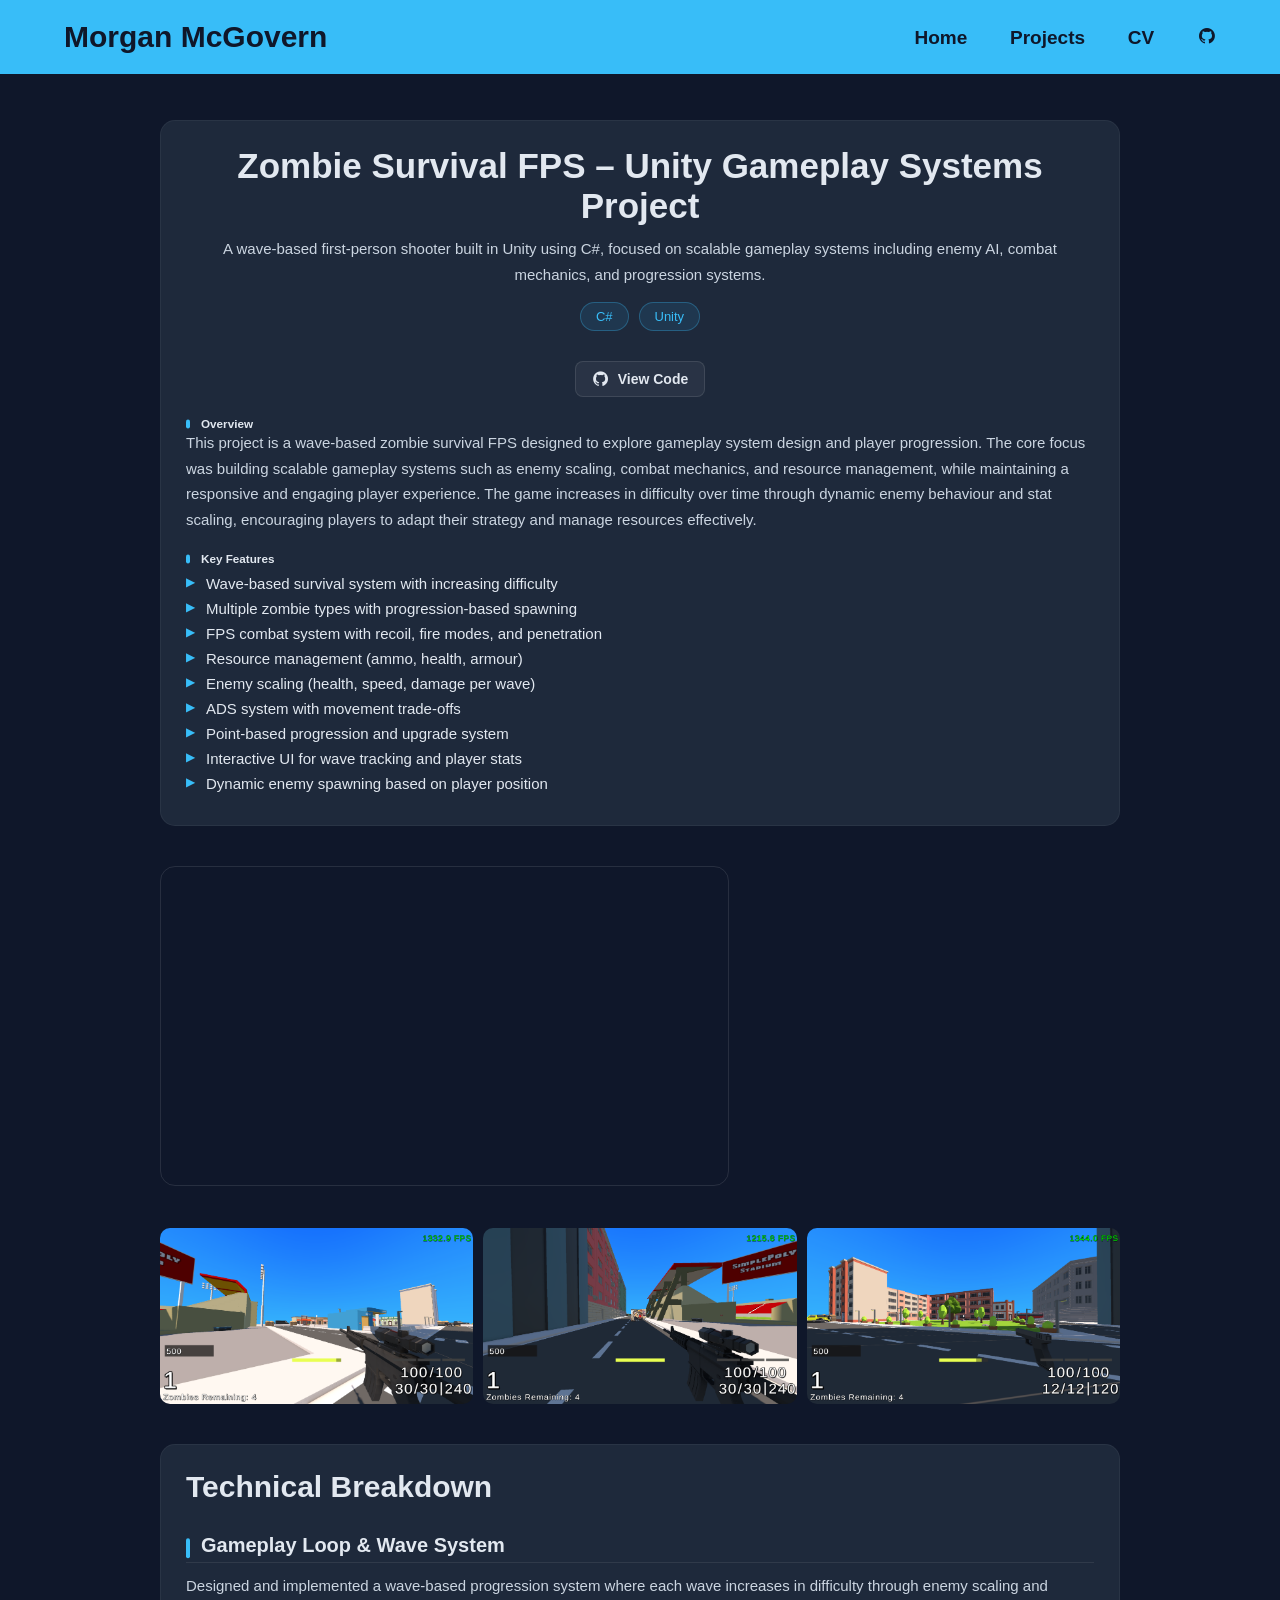
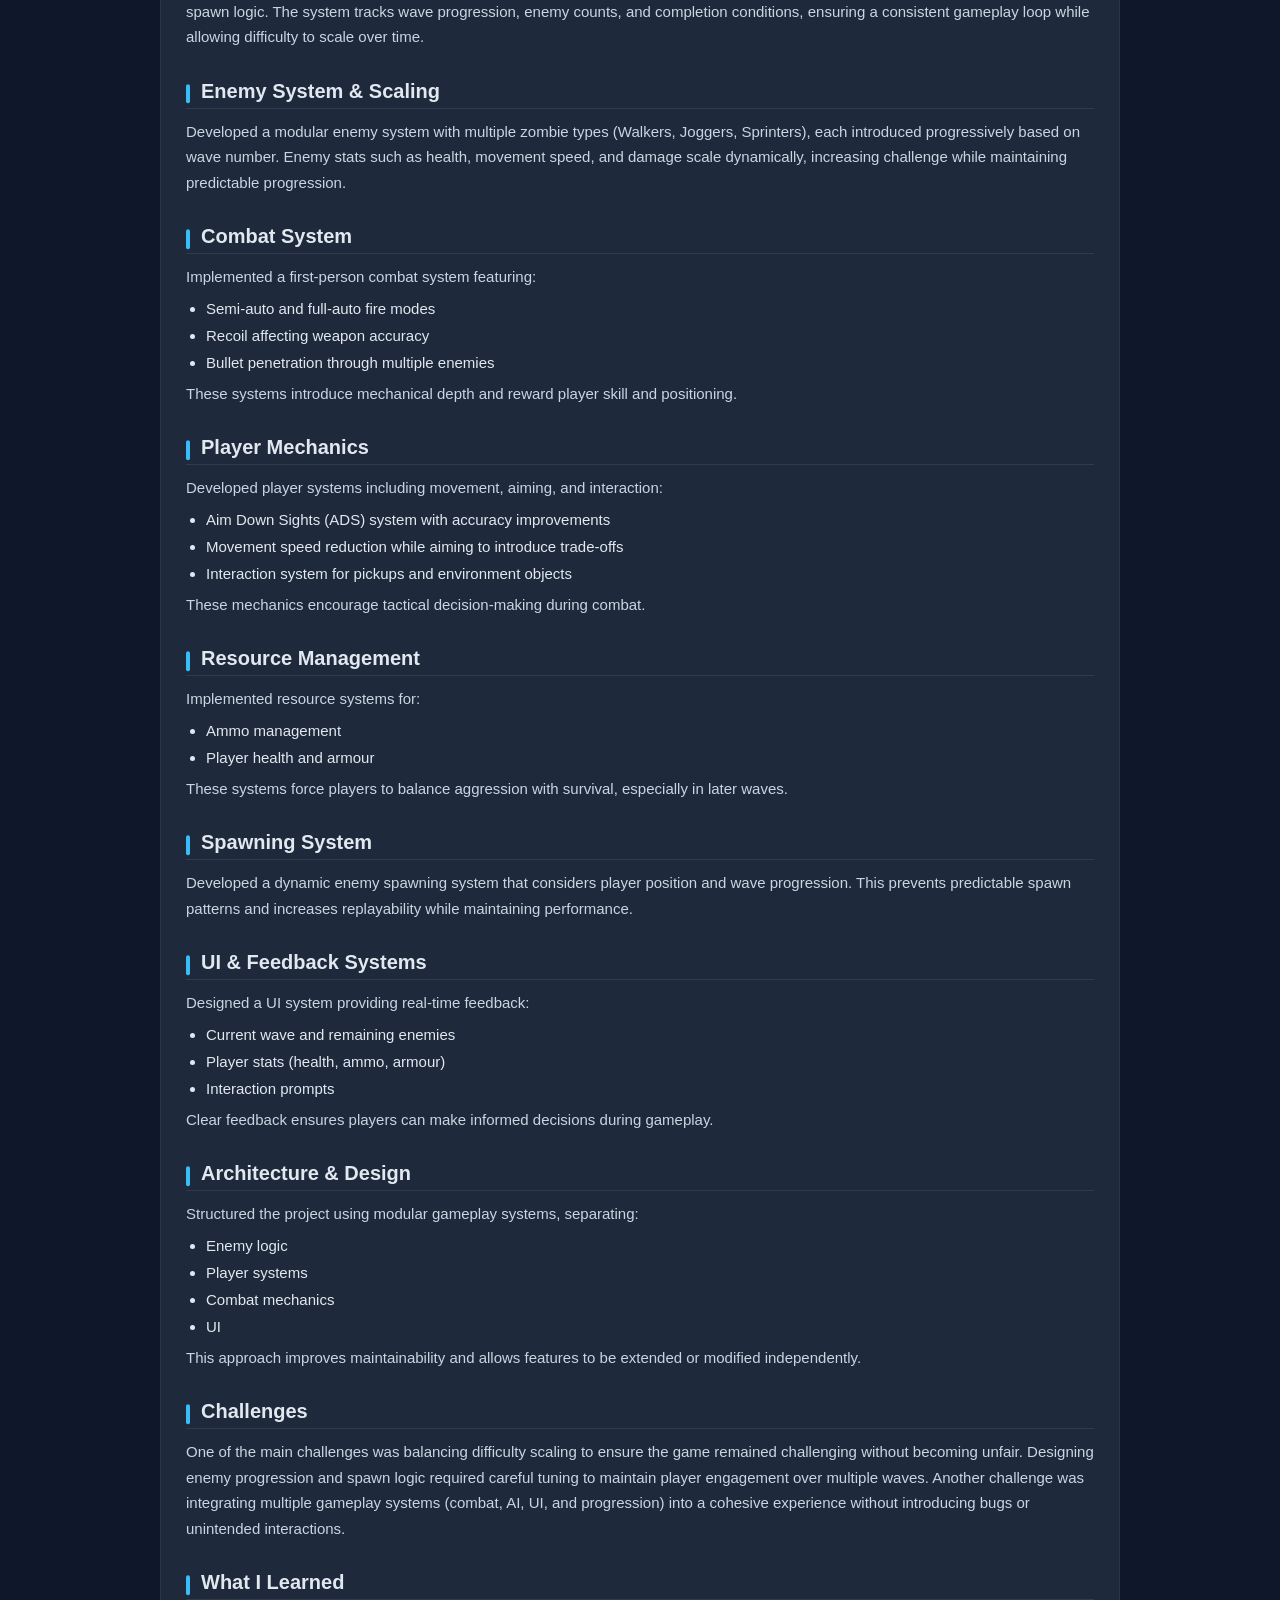
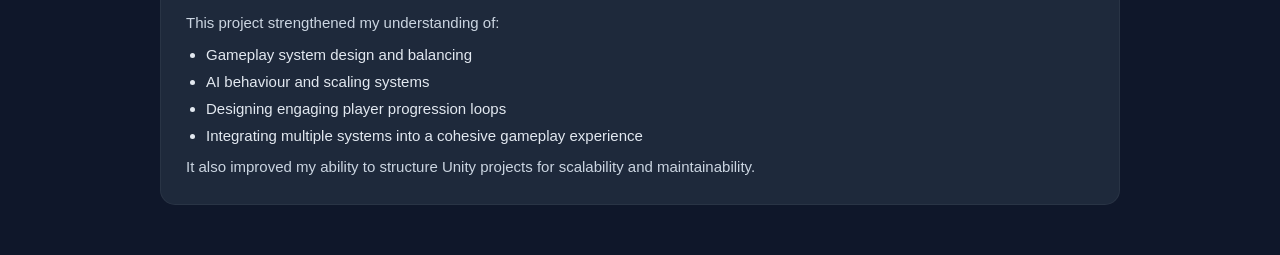
<file: zombie_survival.html>
<!doctype html>
<html lang="en">
  <head>
    <meta charset="UTF-8" />
    <meta name="viewport" content="width=device-width, initial-scale=1.0" />
    <link
      href="https://unpkg.com/boxicons@2.1.4/css/boxicons.min.css"
      rel="stylesheet"
    />
    <title>Zombie Survival FPS - Morgan McGovern</title>
    <link rel="stylesheet" href="style.css" />
  </head>

  <body>
    <header class="header">
      <a href="index.html" class="logo">Morgan McGovern</a>

      <nav class="navbar">
        <a href="index.html#home">Home</a>
        <a href="index.html#projects">Projects</a>
        <a href="index.html#CV">CV</a>

        <a href="https://github.com/morganmcg0404" target="_blank">
          <i class="bx bxl-github"></i>
        </a>
      </nav>
    </header>

    <section class="project-page">
      <div class="project-top">
        <!-- LEFT SIDE -->
        <div class="project-text">
          <h1 class="project-title">
            Zombie Survival FPS – Unity Gameplay Systems Project
          </h1>

          <p class="project-description">
            A wave-based first-person shooter built in Unity using C#, focused
            on scalable gameplay systems including enemy AI, combat mechanics,
            and progression systems.
          </p>

          <div class="project-tech">
            <span>C#</span>
            <span>Unity</span>
          </div>

          <div class="project-links">
          <a href="https://github.com/morganmcg0404/Comp2007" target="_blank" class="github-btn">
          <i class='bx bxl-github'></i> View Code
          </a>
          </div>

          <h3>Overview</h3>
          <p>
            This project is a wave-based zombie survival FPS designed to explore
            gameplay system design and player progression. The core focus was
            building scalable gameplay systems such as enemy scaling, combat
            mechanics, and resource management, while maintaining a responsive
            and engaging player experience. The game increases in difficulty
            over time through dynamic enemy behaviour and stat scaling,
            encouraging players to adapt their strategy and manage resources
            effectively.
          </p>

          <h3>Key Features</h3>
          <ul>
            <li>Wave-based survival system with increasing difficulty</li>
            <li>Multiple zombie types with progression-based spawning</li>
            <li>FPS combat system with recoil, fire modes, and penetration</li>
            <li>Resource management (ammo, health, armour)</li>
            <li>Enemy scaling (health, speed, damage per wave)</li>
            <li>ADS system with movement trade-offs</li>
            <li>Point-based progression and upgrade system</li>
            <li>Interactive UI for wave tracking and player stats</li>
            <li>Dynamic enemy spawning based on player position</li>
          </ul>
        </div>

        <!-- RIGHT SIDE -->
        <div class="project-video">
          <iframe 
    src="https://www.youtube.com/embed/bWYo_vZy1z0"
    title="Project Video"
    frameborder="0"
    allow="accelerometer; autoplay; clipboard-write; encrypted-media; gyroscope; picture-in-picture"
    allowfullscreen>
</iframe>
        </div>
      </div>

      <!-- Screenshots -->
      <div class="project-screenshots">
    <img src="images/Zombie1.png" onclick="openLightbox(0)">
    <img src="images/Zombie2.png" onclick="openLightbox(1)">
    <img src="images/Zombie3.png" onclick="openLightbox(2)">
</div>

<script>
let currentIndex = 0;

const images = [
    "images/Zombie1.png",
    "images/Zombie2.png",
    "images/Zombie3.png"
];

function openLightbox(index) {
    currentIndex = index;

    const imgElement = document.getElementById("lightbox-img");

    document.getElementById("lightbox").style.display = "block";
    imgElement.src = images[currentIndex];
}

function closeLightbox() {
    document.getElementById("lightbox").style.display = "none";
}

function changeSlide(direction) {
    const imgElement = document.getElementById("lightbox-img");

    currentIndex += direction;

    if (currentIndex < 0) currentIndex = images.length - 1;
    if (currentIndex >= images.length) currentIndex = 0;

    // Fade out
    imgElement.classList.add("fade-out");

    setTimeout(() => {
        imgElement.src = images[currentIndex];
        imgElement.classList.remove("fade-out");
    }, 300);
}
</script>

<!-- Lightbox -->
<div id="lightbox" class="lightbox">
    <span class="close" onclick="closeLightbox()">&times;</span>
    <img class="lightbox-content" id="lightbox-img">

    <div class="prev" onclick="changeSlide(-1)">❮</div>
    <div class="next" onclick="changeSlide(1)">❯</div>
</div>

      <!-- In-depth Section -->
      <div class="project-details">
        <h2>Technical Breakdown</h2>

        <h3>Gameplay Loop & Wave System</h3>
        <p>
          Designed and implemented a wave-based progression system where each
          wave increases in difficulty through enemy scaling and spawn logic.
          The system tracks wave progression, enemy counts, and completion
          conditions, ensuring a consistent gameplay loop while allowing
          difficulty to scale over time.
        </p>

        <h3>Enemy System & Scaling</h3>
        <p>
          Developed a modular enemy system with multiple zombie types (Walkers,
          Joggers, Sprinters), each introduced progressively based on wave
          number. Enemy stats such as health, movement speed, and damage scale
          dynamically, increasing challenge while maintaining predictable
          progression.
        </p>

        <h3>Combat System</h3>
        <p>Implemented a first-person combat system featuring:</p>
        <ul>
          <li>Semi-auto and full-auto fire modes</li>
          <li>Recoil affecting weapon accuracy</li>
          <li>Bullet penetration through multiple enemies</li>
        </ul>
        <p>
          These systems introduce mechanical depth and reward player skill and
          positioning.
        </p>

        <h3>Player Mechanics</h3>
        <p>
          Developed player systems including movement, aiming, and interaction:
        </p>
        <ul>
          <li>Aim Down Sights (ADS) system with accuracy improvements</li>
          <li>Movement speed reduction while aiming to introduce trade-offs</li>
          <li>Interaction system for pickups and environment objects</li>
        </ul>
        <p>These mechanics encourage tactical decision-making during combat.</p>

        <h3>Resource Management</h3>
        <p>Implemented resource systems for:</p>
        <ul>
          <li>Ammo management</li>
          <li>Player health and armour</li>
        </ul>
        <p>
          These systems force players to balance aggression with survival,
          especially in later waves.
        </p>

        <h3>Spawning System</h3>
        <p>
          Developed a dynamic enemy spawning system that considers player
          position and wave progression. This prevents predictable spawn
          patterns and increases replayability while maintaining performance.
        </p>

        <h3>UI & Feedback Systems</h3>
        <p>Designed a UI system providing real-time feedback:</p>
        <ul>
          <li>Current wave and remaining enemies</li>
          <li>Player stats (health, ammo, armour)</li>
          <li>Interaction prompts</li>
        </ul>
        <p>
          Clear feedback ensures players can make informed decisions during
          gameplay.
        </p>

        <h3>Architecture & Design</h3>
        <p>
          Structured the project using modular gameplay systems, separating:
        </p>
        <ul>
          <li>Enemy logic</li>
          <li>Player systems</li>
          <li>Combat mechanics</li>
          <li>UI</li>
        </ul>
        <p>
          This approach improves maintainability and allows features to be
          extended or modified independently.
        </p>

        <h3>Challenges</h3>
        <p>
          One of the main challenges was balancing difficulty scaling to ensure
          the game remained challenging without becoming unfair. Designing enemy
          progression and spawn logic required careful tuning to maintain player
          engagement over multiple waves. Another challenge was integrating
          multiple gameplay systems (combat, AI, UI, and progression) into a
          cohesive experience without introducing bugs or unintended
          interactions.
        </p>

        <h3>What I Learned</h3>
        <p>This project strengthened my understanding of:</p>
        <ul>
          <li>Gameplay system design and balancing</li>
          <li>AI behaviour and scaling systems</li>
          <li>Designing engaging player progression loops</li>
          <li>
            Integrating multiple systems into a cohesive gameplay experience
          </li>
        </ul>
        <p>
          It also improved my ability to structure Unity projects for
          scalability and maintainability.
        </p>
      </div>
    </section>
  </body>
</html>
</file>
<file: style.css>
* {
    margin: 0;
    padding: 0;
    box-sizing: border-box;
    text-decoration: none;
    border: none;
    outline: none;
    scroll-behavior: smooth;
    font-family: -apple-system, sans-serif;
}

:root {
    --bg-color: #0f172a;        /* deep navy background */
    --snd-bg-color: #1e293b;    /* cards / sections */
    --text-color: #e2e8f0;      /* main text */
    --main-color: #38bdf8;      /* accent (cyan/blue) */
}

html {
    font-size: 62.5%;
    overflow-x: hidden;
}

body {
    background: var(--bg-color);
    color: var(--text-color);
}

section {
    min-height: 100vh;
    padding: 10rem 9% 2rem;
}

.header {
    position: fixed;
    width: 100%;
    top: 0;
    right: 0;
    z-index: 1000;
    display: flex;
    align-items: center;
    justify-content: space-between;
    padding: 2rem 5%;
    background: var(--main-color);
    backdrop-filter: blur(10px);
    transition: all 0.5s ease;
}

.logo {
    font-size: 3rem;
    color: var(--bg-color);
    font-weight: 700;
    cursor: pointer;
    transition: 0.3s ease;
}

.logo:hover {
    transform: scale(1.05);
}

.navbar a {
    font-size: 1.9rem;
    color: var(--bg-color);
    margin-left: 4rem;
    font-weight: 700;
    transition: 0.3s ease;
}

.navbar a:hover,
.navbar a.active {
    color: var(--text-color);
}

.home {
    display: flex;
    align-items: center;
    justify-content: center;
    text-align: center;
}

.home-content h1 {
    padding-top: 10rem;
    font-size: 5rem;
    margin-bottom: 1rem;
}

.home-content h3 {
    font-size: 2.5rem;
    margin-bottom: 2rem;
    color: var(--main-color);
}

.home-content p {
    font-size: 1.6rem;
    max-width: 600px;
    margin: 0 auto 3rem;
}

/* Tech stack badges */
.tech-stack {
    display: flex;
    flex-wrap: wrap;
    justify-content: center;
    gap: 1rem;
    margin-bottom: 3rem;
}

.tech-stack span {
    background: var(--main-color);
    color: var(--bg-color);
    padding: 0.8rem 1.5rem;
    border-radius: 2rem;
    font-size: 1.4rem;
    transition: 0.3s ease;
}

.tech-stack span:hover {
    background: var(--text-color);
    color: var(--bg-color);
}

/* Buttons */
.btn-group {
    display: flex;
    justify-content: center;
    gap: 2rem;
}

.btn {
    padding: 1rem 2.5rem;
    background: var(--main-color);
    color: var(--bg-color);
    font-size: 1.6rem;
    border-radius: 3rem;
    font-weight: 600;
    transition: 0.3s ease;
}

.experience {
    display: flex;
    justify-content: center;
    gap: 3rem;
    margin: 2rem 0 3rem;
    flex-wrap: wrap;
}

.exp-item {
    text-align: center;
    padding: 1.5rem 2rem;
    background: var(--snd-bg-color);
    border-radius: 1rem;
    min-width: 120px;
    transition: 0.3s ease;
}

.exp-item h4 {
    font-size: 1.6rem;
    margin-bottom: 0.5rem;
}

.exp-item p {
    font-size: 1.4rem;
    color: var(--main-color);
    font-weight: bold;
}

.exp-item:hover {
    transform: translateY(-5px);
    background: var(--main-color);
    color: var(--bg-color);
}

.exp-item:hover p {
    color: var(--bg-color);
}

.exp-item i {
    font-size: 3rem;
    margin-bottom: 0.5rem;
    color: var(--main-color);
}

.exp-item img {
    width: 32px;
    height: 32px;
    object-fit: contain;
    margin-bottom: 0.5rem;
}

.exp-item:hover i {
    color: var(--bg-color);
}

.exp-item,
.tech-stack span {
    border: 1px solid rgba(255, 255, 255, 0.05);
}

.btn:hover {
    background: var(--main-color);
    color: #0f172a;
}

.exp-item img {
    width: 32px;
    height: 32px;
    object-fit: contain;
    margin-bottom: 0.5rem;

    background: rgba(255, 255, 255, 0.08);
    padding: 6px;
    border-radius: 6px;
}

.projects {
    background: var(--snd-bg-color);
}

.heading {
    text-align: center;
    font-size: 4rem;
    margin-bottom: 5rem;
}

.projects-container {
    display: grid;
    grid-template-columns: 1fr; /* one item per row */
    gap: 3rem;
}

.project-card {
    background: var(--bg-color);
    border-radius: 1rem;
    overflow: hidden;
    transition: 0.3s ease;
}

.project-card img {
    width: 100%;
    height: 300px;
    object-fit: cover;
}

.project-info {
    padding: 2rem;
}

.project-info h3 {
    font-size: 2rem;
}

.project-info p {
    font-size: 1.4rem;
    margin: 0.5rem 0;
}

.project-card:hover {
    transform: translateY(-10px);
}

.btn2 {
    padding: 1rem 2.5rem;
    background: var(--main-color);
    color: var(--bg-color);
    font-size: 1.6rem;
    border-radius: 3rem;
    font-weight: 600;
    transition: 0.3s ease;
}

.btn2:hover {
    background: var(--main-color);
    color: #0f172a;
}

.project-page {
    max-width: 1000px;
    margin: auto;
    padding: 12rem 2rem 5rem;
}

.project-title {
    font-size: 4rem;
    text-align: center;
    margin-bottom: 2rem;
}

.project-description {
    text-align: center;
    font-size: 1.6rem;
    margin-bottom: 2rem;
}

.project-tech {
    display: flex;
    justify-content: center;
    gap: 1rem;
    margin-bottom: 3rem;
}

.project-tech span {
    background: var(--main-color);
    padding: 0.5rem 1.5rem;
    border-radius: 2rem;
    font-size: 1.3rem;
}

.project-video video {
    display: flex;
    justify-content: center;
    width: 100%;
    border-radius: 1rem;
    margin-bottom: 3rem;
}

/* Screenshots */
.project-screenshots {
    display: grid;
    grid-template-columns: repeat(auto-fit, minmax(250px, 1fr));
    gap: 1rem;
    margin-bottom: 4rem;
}

.project-screenshots img {
    width: 100%;
    border-radius: 1rem;
}

/* Details */
.project-details h2 {
    font-size: 3rem;
    margin-bottom: 2rem;
}

.project-details h3 {
    font-size: 2rem;
    margin-top: 2rem;
}

.project-details p,
.project-details li {
    font-size: 1.5rem;
    margin-top: 1rem;
}

.project-top {
    display: flex;
    flex-direction: column;
    grid-template-columns: 1fr 1fr;
    gap: 4rem;
    align-items: start;
    margin-bottom: 4rem;
}

/* Left side text */
.project-text h1 {
    font-size: 3.5rem;
    margin-bottom: 1rem;
}

.project-text p {
    font-size: 1.5rem;
    margin-bottom: 1.5rem;
}

.project-text ul {
    padding-left: 2rem;
}

.project-text li {
    margin-bottom: 0.5rem;
    font-size: 1.5rem;
}

.project-video iframe {
    width: 100%;
    aspect-ratio: 16 / 9;
    height: auto;
}

.project-text,
.project-details {
    background: var(--snd-bg-color);
    padding: 2.5rem;
    border-radius: 1.5rem;
    border: 1px solid rgba(255, 255, 255, 0.05);
}

.project-text h3,
.project-details h3 {
    position: relative;
    padding-left: 1.5rem;
    margin-top: 2rem;
}

.project-text h3::before,
.project-details h3::before {
    content: "";
    position: absolute;
    left: 0;
    top: 50%;
    transform: translateY(-50%);
    width: 4px;
    height: 70%;
    background: var(--main-color);
    border-radius: 2px;
}

.project-text p,
.project-details p {
    line-height: 1.7;
    color: #cbd5e1;
}

.project-text ul {
    list-style: none;
    padding-left: 0;
    margin-top: 1rem;
}

.project-text ul li {
    position: relative;
    padding-left: 2rem;
    margin-bottom: 0.8rem;
}

.project-text ul li::before {
    content: "▶";
    position: absolute;
    left: 0;
    color: var(--main-color);
    font-size: 1.2rem;
}

.project-tech span {
    background: rgba(56, 189, 248, 0.1);
    border: 1px solid rgba(56, 189, 248, 0.3);
    color: var(--main-color);
    padding: 0.6rem 1.5rem;
    border-radius: 2rem;
    font-size: 1.3rem;
}

.project-video iframe {
    width: 100%;
    height: 320px;
    border-radius: 1.5rem;
    border: 1px solid rgba(255, 255, 255, 0.1);
}

.project-screenshots img {
    transition: 0.3s ease;
    cursor: pointer;
}

.project-screenshots img:hover {
    transform: scale(1.03);
}

.project-details h3 {
    margin-top: 3rem;
}

.project-details ul {
    margin-top: 1rem;
    padding-left: 2rem;
}

.project-details h3 {
    border-bottom: 1px solid rgba(255,255,255,0.08);
    padding-bottom: 0.5rem;
}

/* Lightbox background */
.lightbox {
    display: none;
    position: fixed;
    z-index: 2000;
    padding-top: 5rem;
    left: 0;
    top: 0;
    width: 100%;
    height: 100%;
    background-color: rgba(0,0,0,0.9);
}

.lightbox-content {
    display: block;
    margin: auto;
    max-width: 80%;
    max-height: 80%;
    border-radius: 1rem;

    opacity: 1;
    transition: opacity 0.15s ease;
}

/* Fade-out state */
.lightbox-content.fade-out {
    opacity: 0;
}

/* Close button */
.close {
    position: absolute;
    top: 20px;
    right: 40px;
    color: white;
    font-size: 4rem;
    cursor: pointer;
}

/* Arrows */
.prev, .next {
    position: absolute;
    top: 50%;
    font-size: 3rem;
    color: white;
    cursor: pointer;
    padding: 1rem;
    user-select: none;
}

.prev { left: 20px; }
.next { right: 20px; }

/* Hover effect on thumbnails */
.project-screenshots img {
    cursor: pointer;
    transition: 0.3s;
}

.project-screenshots img:hover {
    transform: scale(1.05);
}

.project-links {
    margin-top: 1.5rem;
    display: flex;
    justify-content: center;
}

.github-btn {
    display: inline-flex;
    align-items: center;
    gap: 0.8rem;

    padding: 0.8rem 1.6rem;
    border-radius: 0.8rem;

    background: rgba(255, 255, 255, 0.05);
    color: var(--text-color);
    font-size: 1.4rem;
    font-weight: 600;

    border: 1px solid rgba(255, 255, 255, 0.1);
    transition: 0.3s ease;
}

.github-btn i {
    font-size: 1.8rem;
}

/* Hover effect */
.github-btn:hover {
    background: var(--main-color);
    color: #0f172a;
    transform: translateY(-2px);
}

.cv-section {
    padding: 10rem 9% 5rem;
    background: var(--snd-bg-color);
}

.cv-container {
    width: 100%;
    height: 800px;
    margin-top: 3rem;
    border-radius: 1rem;
    overflow: hidden;
    border: 1px solid rgba(255,255,255,0.1);
}

.cv-container iframe {
    width: 100%;
    height: 100%;
    border: none;
}

/* Download button */
.cv-download {
    display: flex;
    justify-content: center;
    margin-top: 2rem;
}

.cv-btn {
    padding: 1rem 2rem;
    background: var(--main-color);
    color: #0f172a;
    border-radius: 0.8rem;
    font-weight: 600;
    transition: 0.3s;
}

.cv-btn:hover {
    transform: scale(1.05);
}

@media (max-width: 768px) {
    .project-top {
        flex-direction: column;
        gap: 2rem;
    }

    .project-text,
    .project-video {
        width: 100%;
    }

    section {
        padding: 8rem 5% 2rem;
    }
}
</file>
